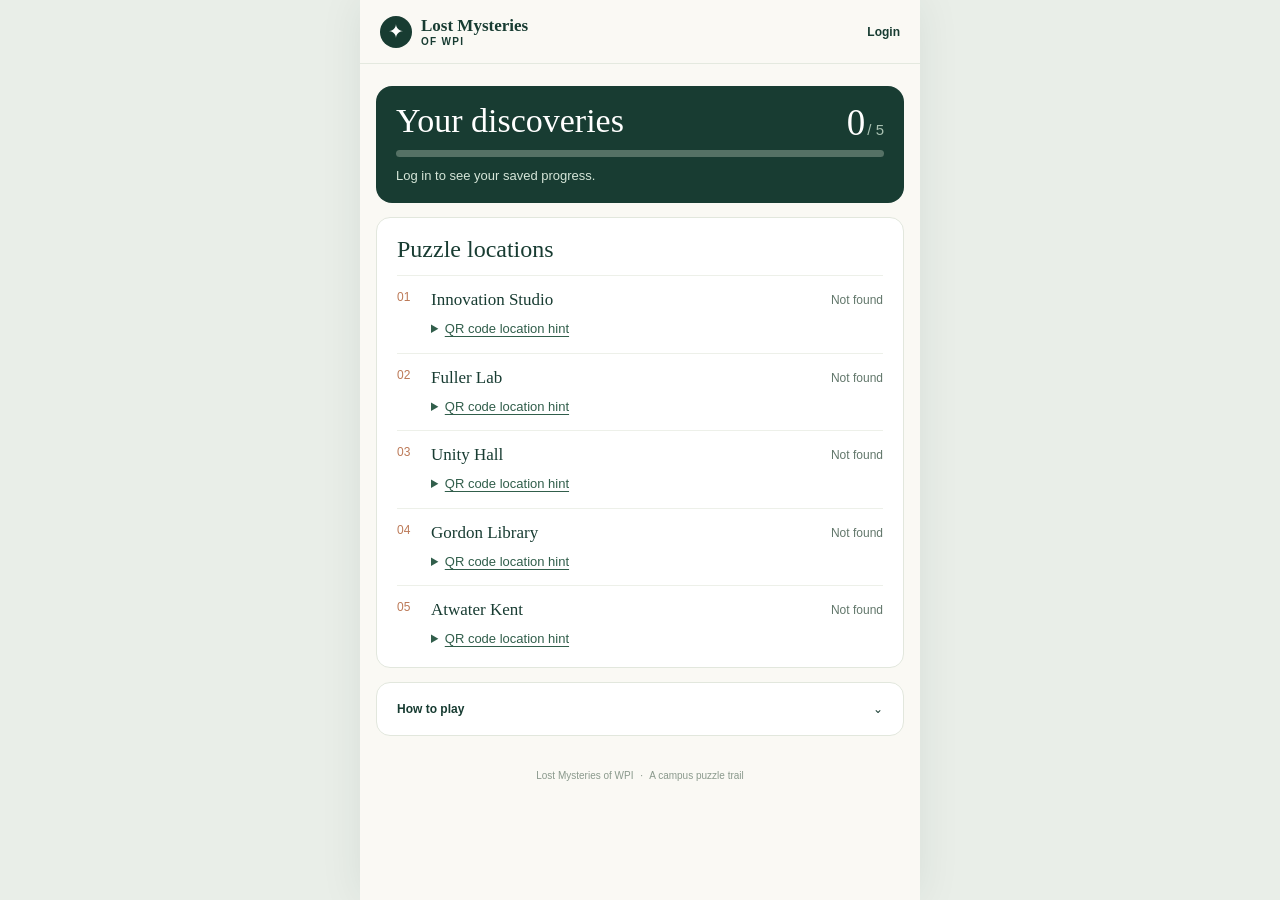
<file: index.html>
<!doctype html>
<html lang="en">

<head>
	<meta charset="utf-8">
	<meta name="viewport" content="width=device-width, initial-scale=1">
	<meta name="theme-color" content="#183c32">
	<meta name="description" content="Track your discoveries in the Lost Mysteries of WPI campus puzzle trail.">
	<title>Lost Mysteries of WPI</title>
	<link rel="stylesheet" href="styles.css?v=7">
</head>

<body>
	<a class="skip-link" href="#main">Skip to content</a>
	<div class="app-shell">
		<header class="site-header">
			<a class="brand" href="#main" aria-label="Lost Mysteries of WPI home">
				<span class="brand-symbol" aria-hidden="true">✦</span>
				<span>Lost Mysteries <small>of WPI</small></span>
			</a>
			<div class="account-actions">
				<a class="header-link" href="login.html" id="account-link">Login</a>
				<button class="header-link" type="button" id="logout-btn" hidden>Log Out</button>
			</div>
		</header>

		<main id="main">
			<section class="dashboard" aria-labelledby="dashboard-title">
				<div class="dashboard-heading">
					<h1 id="dashboard-title">Your discoveries</h1>
					<div class="progress-count" aria-live="polite"><strong id="progress-count">0</strong><span>/
							5</span></div>
				</div>
				<div class="progress-track" role="progressbar" aria-label="Places explored" aria-valuemin="0"
					aria-valuemax="5" aria-valuenow="0" id="progress-track">
					<div id="progress-fill"></div>
				</div>
				<p class="progress-message" id="progress-message" role="status">Log in to see your saved progress.</p>
			</section>

			<section class="locations" id="locations" aria-labelledby="locations-title">
				<h2 id="locations-title">Puzzle locations</h2>
				<div id="location-list" class="location-list"></div>
			</section>

			<details class="instructions" id="how-to-play">
				<summary>How to play <span aria-hidden="true">⌄</span></summary>
				<ol>
					<li>Explore campus to find the QR code for each puzzle.</li>
					<li>Solve each puzzle and enter your answer on the website.</li>
					<li>Once you've solved all five puzzles, use the clues to find Gompei’s secret hiding spot.</li>
				</ol>
			</details>
		</main>

		<footer>Lost Mysteries of WPI <span>·</span> A campus puzzle trail</footer>
	</div>

	<script>
		const SUPABASE_URL = 'https://iqmopypqjrpcxkwfvufh.supabase.co';
		const SUPABASE_PUBLISHABLE_KEY = 'sb_publishable_RFCOzAUH3LHKFFotX_1MIA_-uZ_pZpx';
		const accountLink = document.querySelector('#account-link');
		const logoutBtn = document.querySelector('#logout-btn');

		const locations = [
			{id: 'innovation', name: 'Innovation Studio'},
			{id: 'fuller', name: 'Fuller Lab'},
			{id: 'unity', name: 'Unity Hall'},
			{id: 'library', name: 'Gordon Library'},
			{id: 'ak', name: 'Atwater Kent'}
		];
		const list = document.querySelector('#location-list');
		const progressMessage = document.querySelector('#progress-message');

		function renderProgress(completedIds) {
			const completed = locations.filter(location => completedIds.includes(location.id));
			document.querySelector('#progress-count').textContent = completed.length;
			document.querySelector('#progress-fill').style.width = `${completed.length / locations.length * 100}%`;
			document.querySelector('#progress-track').setAttribute('aria-valuenow', completed.length);

			list.querySelectorAll('.location').forEach(row => {
				const found = completedIds.includes(row.dataset.locationId);
				row.querySelector('.location-status').textContent = found ? 'Found' : 'Not found';
				row.classList.toggle('is-found', found);
			});
		}

		function completedIdsFrom(responseData) {
			const data = responseData ?? {};
			const progress = data.progress?.completed_locations
				?? data.progress?.completedLocations
				?? data.progress?.completed_puzzles
				?? data.completed_locations
				?? data.completedLocations
				?? data.completed_puzzles
				?? data.progress;
			if (!Array.isArray(progress)) return null;
			return progress
				.filter(item => typeof item === 'string' || (item && item.completed !== false))
				.map(item => typeof item === 'string' ? item : item.location_id ?? item.puzzle_id ?? item.id);
		}

		// Load progress for the account represented by the current session.
		async function loadAccountProgress() {
			const token = sessionStorage.getItem('player_session');
			const username = sessionStorage.getItem('player_username');

			if (!token || !username) {
				accountLink.textContent = 'Login';
				logoutBtn.hidden = true;
				renderProgress([]);
				return;
			}
			accountLink.textContent = username;
			logoutBtn.hidden = false;
			progressMessage.textContent = 'Loading your progress...';

			try {
				const response = await fetch(`${SUPABASE_URL}/functions/v1/get-player-progress`, {
					method: 'POST',
					headers: {
						'Content-Type': 'application/json',
						'apikey': SUPABASE_PUBLISHABLE_KEY,
						'Authorization': `Bearer ${token}`
					},
					body: JSON.stringify({})
				});

				if (response.ok) {
					const data = await response.json();
					const completedIds = completedIdsFrom(data);
					if (completedIds === null) {
						progressMessage.textContent = 'Account progress is not available yet.';
					} else {
						renderProgress(completedIds);
						progressMessage.textContent = '';
					}
				} else {
					progressMessage.textContent = 'Unable to load your saved progress.';

					if (response.status === 401) {
						accountLink.textContent = 'Login';
						logoutBtn.hidden = true;
						progressMessage.textContent = 'Session expired. Log in to see your saved progress.';
						sessionStorage.removeItem('player_session');
						sessionStorage.removeItem('player_username');
					}
				}
			} catch (error) {
				console.error('Progress request failed:', error);
				progressMessage.textContent = 'Unable to load your saved progress.';
			}
		}

		locations.forEach((location, index) => {
			const row = document.createElement('article');
			row.className = 'location';
			row.dataset.locationId = location.id;
			row.innerHTML = `
				<span class="location-index">0${index + 1}</span>
				<div class="location-content">
					<h3>${location.name}</h3>
					<details class="qr-hint">
						<summary>QR code location hint</summary>
						<p>Check inside ${location.name} for the posted QR code.</p>
					</details>
				</div>
				<span class="location-status">Not found</span>
			`;
			list.append(row);
		});
		loadAccountProgress();

		// Log out and revoke the current session
		logoutBtn.addEventListener('click', async () => {
			const token = sessionStorage.getItem('player_session');

			if (!token) {
				sessionStorage.removeItem('player_username');
				window.location.href = 'login.html';
				return;
			}

			logoutBtn.disabled = true;
			logoutBtn.textContent = 'Logging out...';

			try {
				const response = await fetch(`${SUPABASE_URL}/functions/v1/logout-player`, {
					method: 'POST',
					headers: {
						'Content-Type': 'application/json',
						'apikey': SUPABASE_PUBLISHABLE_KEY,
						'Authorization': `Bearer ${token}`
					},
					body: JSON.stringify({})
				});

				if (!response.ok && response.status !== 401) {
					throw new Error(`Logout failed: ${response.status}`);
				}

				// Clear the local session after server-side logout
				sessionStorage.removeItem('player_session');
				sessionStorage.removeItem('player_username');

				window.location.href = 'login.html';

			} catch (error) {
				console.error('Logout request failed:', error);
				alert('Unable to log out. Please try again.');
			} finally {
				logoutBtn.disabled = false;
				logoutBtn.textContent = 'Log Out';
			}
		});

	</script>

</body>

</html>
</file>
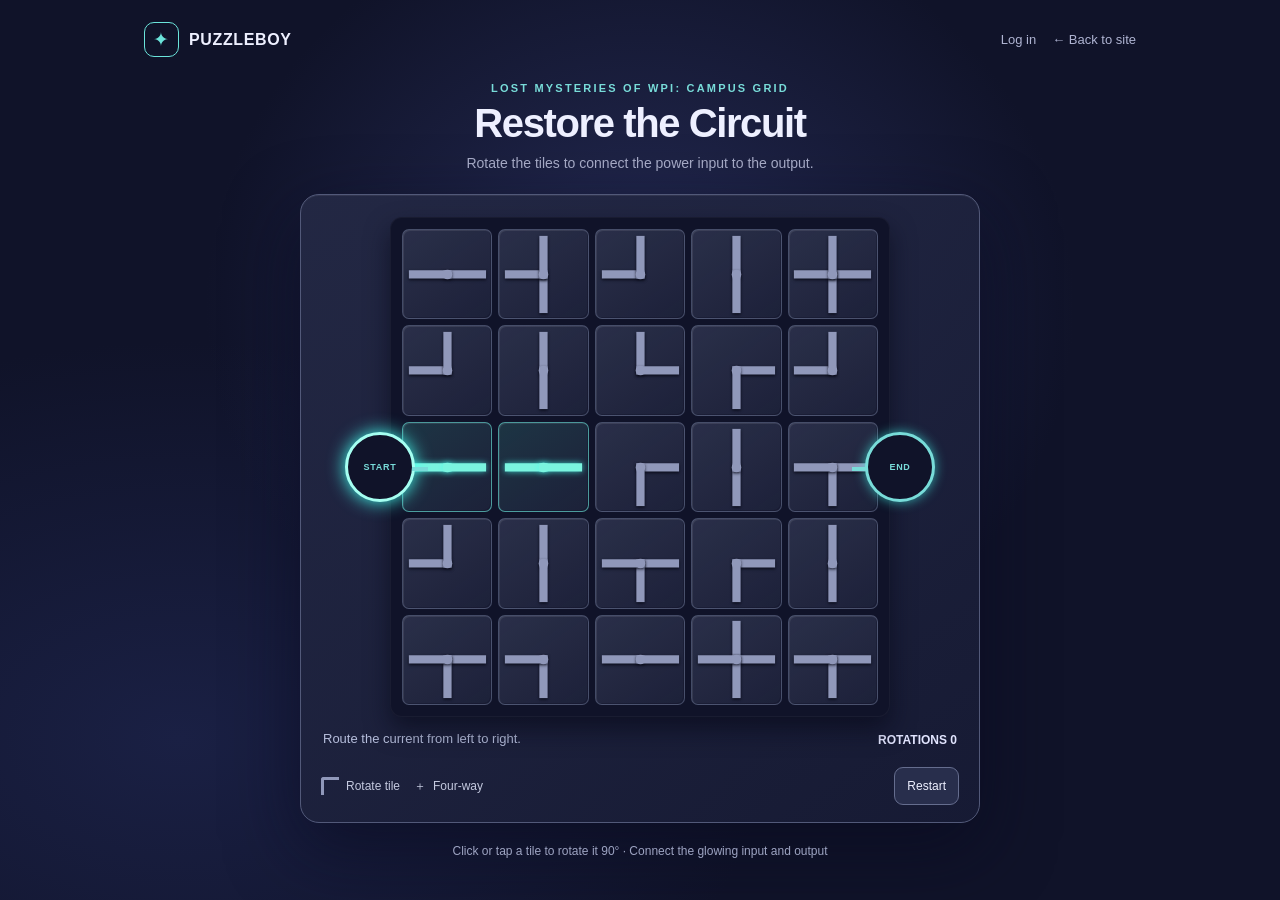
<file: circuits.html>
<!doctype html>
<html lang="en">

<head>
    <meta charset="utf-8" />
    <meta name="viewport" content="width=device-width, initial-scale=1" />
    <meta name="theme-color" content="#101329" />
    <meta name="description" content="Rotate circuit tiles to connect power from input to output." />
    <title>Circuits — Lost Mysteries of WPI</title>
    <link rel="stylesheet" href="circuits.css" />
</head>

<body class="circuits-page">
    <div class="page">
        <header class="topbar">
            <a class="brand" href="index.html"><span class="brand-mark"
                    aria-hidden="true">✦</span><span>PUZZLEBOY</span></a>
            <nav class="top-actions" aria-label="Puzzle navigation">
                <a class="top-link" id="login-link" href="login.html?next=circuits.html">Log in</a>
                <a class="top-link" href="index.html">← Back to site</a>
            </nav>
        </header>
        <main>
            <section class="intro" aria-labelledby="game-title">
                <p class="eyebrow">Lost Mysteries of WPI: Campus Grid</p>
                <h1 id="game-title">Restore the Circuit</h1>
                <p class="subtitle">
                    Rotate the tiles to connect the power input to the
                    output.
                </p>
            </section>
            <section class="game-panel" aria-label="Circuit puzzle">
                <div class="board-frame">
                    <div class="board" id="board" role="group" aria-label="5 by 5 circuit grid">
                        <span class="terminal input" id="input-terminal" aria-label="Power start">START</span>
                        <span class="terminal output" id="output-terminal" aria-label="Power end">END</span>
                    </div>
                </div>
                <div class="game-info">
                    <span id="status" class="status" aria-live="polite">Route the current from left to right.</span>
                    <span class="move-counter">ROTATIONS <span id="moves">0</span></span>
                </div>
                <div class="below-board">
                    <div class="legend" aria-label="Wire shapes">
                        <span class="legend-item"><span class="legend-wire" aria-hidden="true"></span>Rotate tile</span>
                        <span class="legend-item"><span aria-hidden="true">＋</span>Four-way</span>
                    </div>
                    <div class="actions">
                        <button class="action" id="restart" type="button">
                            Restart
                        </button>
                    </div>
                </div>
            </section>
            <p class="help">
                Click or tap a tile to rotate it 90° · Connect the glowing
                input and output
            </p>
        </main>
    </div>
    <script>
        (() => {
            const token = sessionStorage.getItem("player_session");
            const username = sessionStorage.getItem("player_username");
            if (token && username) {
                document.querySelector("#login-link").textContent = username;
            }

            const size = 5;
            const directions = {
                N: [0, -1],
                E: [1, 0],
                S: [0, 1],
                W: [-1, 0],
            };
            const opposite = { N: "S", E: "W", S: "N", W: "E" };
            const order = ["N", "E", "S", "W"];
            const baseConnections = {
                straight: ["N", "S"],
                L: ["N", "E"],
                T: ["N", "E", "S"],
                plus: ["N", "E", "S", "W"],
            };
            const solution = {
                "0,2": ["straight", 1],
                "1,2": ["straight", 1],
                "2,2": ["L", 3],
                "2,1": ["L", 1],
                "3,1": ["L", 2],
                "3,2": ["straight", 0],
                "3,3": ["L", 0],
                "4,3": ["straight", 1],
            };
            const board = document.querySelector("#board");
            const status = document.querySelector("#status");
            const moveCount = document.querySelector("#moves");
            const inputTerminal = document.querySelector("#input-terminal");
            const outputTerminal =
                document.querySelector("#output-terminal");
            let moves = 0;
            let won = false;
            let tiles = [];
            const key = (x, y) => `${x},${y}`;

            function rotateConnections(type, turns) {
                return baseConnections[type].map((direction) => {
                    let index = order.indexOf(direction);
                    return order[(index + turns) % 4];
                });
            }

            function makeInitialTiles() {
                const types = [
                    "straight",
                    "straight",
                    "L",
                    "L",
                    "T",
                    "T",
                    "plus",
                ];
                const result = [];
                for (let y = 0; y < size; y += 1) {
                    for (let x = 0; x < size; x += 1) {
                        const solutionTile = solution[key(x, y)];
                        if (solutionTile) {
                            const scrambled =
                                (solutionTile[1] +
                                    1 +
                                    ((x * 3 + y * 2) % 3)) %
                                4;
                            result.push({
                                x,
                                y,
                                type: solutionTile[0],
                                rotation: scrambled,
                                solutionRotation: solutionTile[1],
                            });
                        } else {
                            const type =
                                types[(x * 5 + y * 3) % types.length];
                            const rotation = (x + y * 2 + 1) % 4;
                            result.push({
                                x,
                                y,
                                type,
                                rotation,
                                solutionRotation: rotation,
                            });
                        }
                    }
                }
                // Keep at least one guaranteed tile off the solved state.
                if (
                    result.every(
                        (tile) => tile.rotation === tile.solutionRotation,
                    )
                ) {
                    result[0].rotation = (result[0].rotation + 1) % 4;
                }
                return result;
            }

            function reset() {
                moves = 0;
                won = false;
                tiles = makeInitialTiles();
                status.textContent =
                    "Route the current from left to right.";
                status.classList.remove("win");
                board.classList.remove("won");
                render();
            }

            function connections(tile) {
                return rotateConnections(tile.type, tile.rotation);
            }

            function tracePower() {
                const powered = new Set();
                const startKey = "0,2";
                const queue = [{ x: 0, y: 2, from: "W" }];
                while (queue.length) {
                    const current = queue.shift();
                    const tile = tiles.find(
                        (item) =>
                            item.x === current.x && item.y === current.y,
                    );
                    if (!tile) continue;
                    const tileKey = key(tile.x, tile.y);
                    if (powered.has(tileKey)) continue;

                    const tileConnections = connections(tile);
                    if (current.x === 0 && current.y === 2) {
                        if (
                            !tileConnections.includes("E") ||
                            !tileConnections.includes("W")
                        )
                            continue;
                    } else if (!tileConnections.includes(current.from)) {
                        continue;
                    }
                    powered.add(tileKey);

                    for (const direction of tileConnections) {
                        if (direction === current.from) continue;
                        const [dx, dy] = directions[direction];
                        const nx = tile.x + dx;
                        const ny = tile.y + dy;
                        if (nx < 0 || ny < 0 || nx >= size || ny >= size)
                            continue;
                        const neighbor = tiles.find(
                            (item) => item.x === nx && item.y === ny,
                        );
                        if (
                            neighbor &&
                            connections(neighbor).includes(
                                opposite[direction],
                            )
                        ) {
                            queue.push({
                                x: nx,
                                y: ny,
                                from: opposite[direction],
                            });
                        }
                    }
                }
                return powered;
            }

            function render() {
                board
                    .querySelectorAll(".tile")
                    .forEach((tile) => tile.remove());
                const powered = tracePower();
                const outputPowered = powered.has("4,3");
                inputTerminal.classList.toggle(
                    "powered",
                    powered.has("0,2"),
                );
                outputTerminal.classList.toggle("powered", outputPowered);

                for (let y = 0; y < size; y += 1) {
                    for (let x = 0; x < size; x += 1) {
                        const tileData = tiles.find(
                            (item) => item.x === x && item.y === y,
                        );
                        const tile = document.createElement("button");
                        tile.type = "button";
                        tile.className = "tile";
                        tile.style.gridColumn = String(x + 1);
                        tile.style.gridRow = String(y + 1);
                        tile.classList.toggle(
                            "powered",
                            powered.has(key(x, y)),
                        );
                        tile.setAttribute(
                            "aria-label",
                            `${tileData.type} wire at column ${x + 1}, row ${y + 1}. Click to rotate.`,
                        );

                        const svg = document.createElementNS(
                            "http://www.w3.org/2000/svg",
                            "svg",
                        );
                        svg.setAttribute("viewBox", "0 0 100 100");
                        svg.setAttribute("aria-hidden", "true");
                        const center = document.createElementNS(
                            "http://www.w3.org/2000/svg",
                            "circle",
                        );
                        center.setAttribute("cx", "50");
                        center.setAttribute("cy", "50");
                        center.setAttribute("r", "7");
                        center.setAttribute(
                            "fill",
                            powered.has(key(x, y)) ? "#7af4df" : "#9098ba",
                        );
                        for (const direction of connections(tileData)) {
                            const [dx, dy] = directions[direction];
                            const line = document.createElementNS(
                                "http://www.w3.org/2000/svg",
                                "line",
                            );
                            line.setAttribute("class", "wire");
                            line.setAttribute("x1", "50");
                            line.setAttribute("y1", "50");
                            line.setAttribute("x2", String(50 + dx * 50));
                            line.setAttribute("y2", String(50 + dy * 50));
                            svg.append(line);
                        }
                        svg.append(center);
                        tile.append(svg);
                        tile.addEventListener("click", () => {
                            if (won) return;
                            tileData.rotation = (tileData.rotation + 1) % 4;
                            moves += 1;
                            moveCount.textContent = String(moves);
                            won = checkWin();
                            if (won) {
                                status.textContent = `Circuit restored in ${moves} rotations!`;
                                status.classList.add("win");
                                board.classList.add("won");
                            } else {
                                status.textContent =
                                    "Keep routing the current.";
                                status.classList.remove("win");
                            }
                            render();
                        });
                        board.append(tile);
                    }
                }
            }

            function checkWin() {
                const start = tiles.find(
                    (tile) => tile.x === 0 && tile.y === 2,
                );
                if (
                    !start ||
                    !connections(start).includes("E") ||
                    !connections(start).includes("W")
                )
                    return false;
                const output = tiles.find(
                    (tile) => tile.x === 4 && tile.y === 3,
                );
                if (!output || !connections(output).includes("W"))
                    return false;
                const powered = tracePower();
                return powered.has("4,3");
            }

            document
                .querySelector("#restart")
                .addEventListener("click", reset);
            reset();
        })();
    </script>
</body>

</html>
</file>
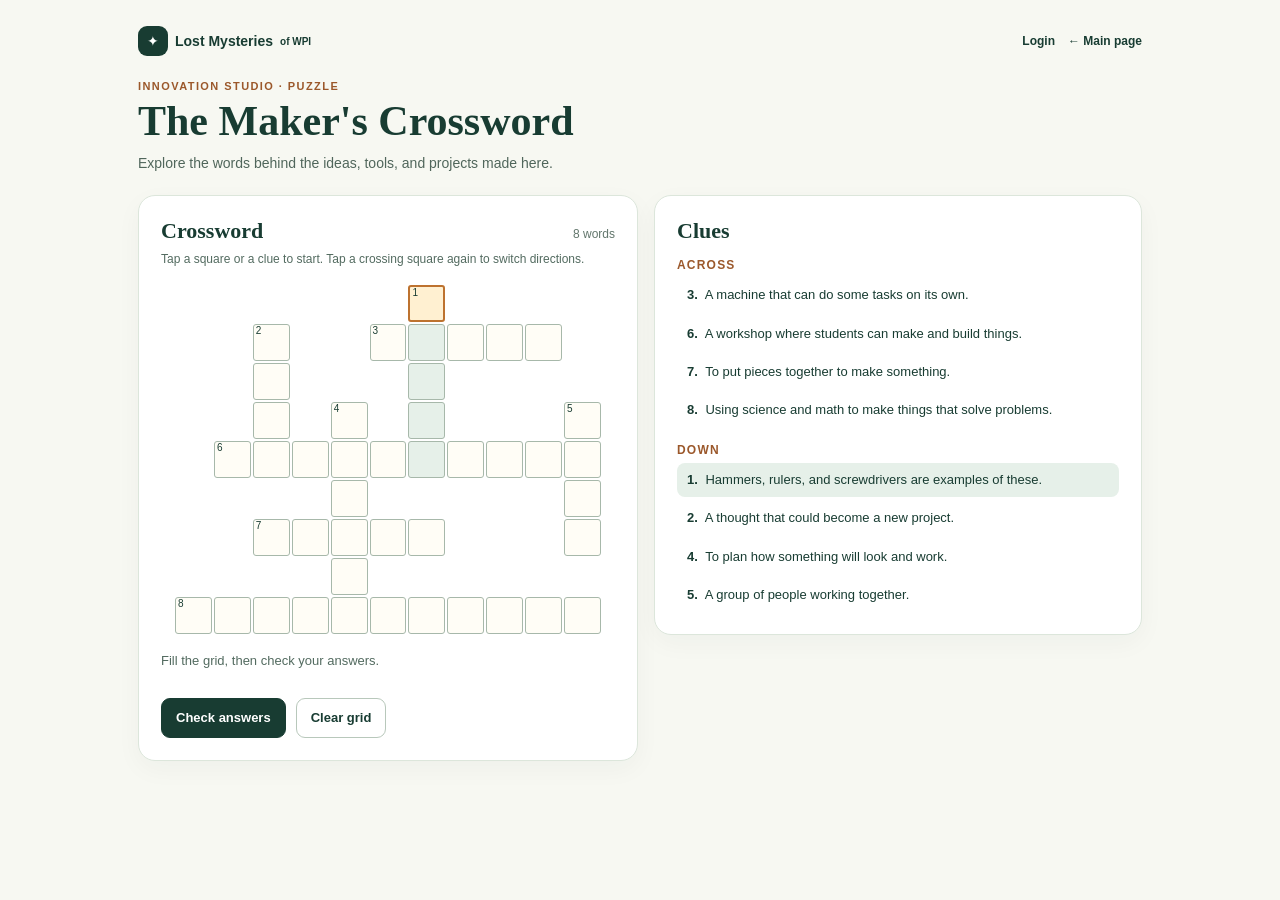
<file: innovation.html>
<!doctype html>
<html lang="en">

<head>
    <meta charset="utf-8">
    <meta name="viewport" content="width=device-width, initial-scale=1">
    <meta name="theme-color" content="#183c32">
    <meta name="description" content="Solve the Innovation Studio crossword in Lost Mysteries of WPI.">
    <title>Innovation Studio Crossword — Lost Mysteries of WPI</title>
    <link rel="stylesheet" href="innovation.css">
</head>

<body>
    <a class="skip-link" href="#puzzle">Skip to crossword</a>
    <div class="page">
        <header class="topbar">
            <a class="brand" href="index.html"><span class="brand-mark" aria-hidden="true">✦</span>Lost Mysteries
                <small>of WPI</small></a>
            <nav class="top-actions" aria-label="Puzzle navigation">
                <a id="login-link" href="login.html?next=innovation.html">Login</a>
                <a href="index.html">← Main page</a>
            </nav>
        </header>

        <main id="puzzle">
            <div class="intro">
                <p class="eyebrow">Innovation Studio · Puzzle</p>
                <h1>The Maker's Crossword</h1>
                <p>Explore the words behind the ideas, tools, and projects made here.</p>
            </div>

            <div class="puzzle-layout">
                <section class="board-panel" aria-labelledby="board-title">
                    <div class="panel-heading">
                        <h2 id="board-title">Crossword</h2>
                        <span>8 words</span>
                    </div>
                    <p class="board-help">Tap a square or a clue to start. Tap a crossing square again to switch
                        directions.</p>
                    <div id="board" class="board" aria-label="Innovation Studio crossword grid"></div>
                    <p id="status" class="status" role="status" aria-live="polite">Fill the grid, then check your
                        answers.</p>
                    <div class="buttons">
                        <button id="check-button" class="primary-button" type="button">Check answers</button>
                        <button id="clear-button" class="secondary-button" type="button">Clear grid</button>
                    </div>
                </section>

                <section class="clue-panel" aria-labelledby="clues-title">
                    <h2 id="clues-title">Clues</h2>
                    <div class="clue-columns">
                        <div>
                            <h3>Across</h3>
                            <ol id="across-clues" class="clue-list"></ol>
                        </div>
                        <div>
                            <h3>Down</h3>
                            <ol id="down-clues" class="clue-list"></ol>
                        </div>
                    </div>
                </section>
            </div>
        </main>
    </div>

    <script>
        (() => {
            const SUPABASE_URL = 'https://iqmopypqjrpcxkwfvufh.supabase.co';
            const SUPABASE_PUBLISHABLE_KEY = 'sb_publishable_RFCOzAUH3LHKFFotX_1MIA_-uZ_pZpx';
            const username = sessionStorage.getItem('player_username');
            if (sessionStorage.getItem('player_session') && username) {
                document.querySelector('#login-link').textContent = username;
            }

            // Coordinates are zero-based; every answer crosses at least one other answer.
            const entries = [
                { answer: 'TOOLS', row: 0, col: 6, direction: 'down', clue: 'Hammers, rulers, and screwdrivers are examples of these.' },
                { answer: 'IDEA', row: 1, col: 2, direction: 'down', clue: 'A thought that could become a new project.' },
                { answer: 'ROBOT', row: 1, col: 5, direction: 'across', clue: 'A machine that can do some tasks on its own.' },
                { answer: 'DESIGN', row: 3, col: 4, direction: 'down', clue: 'To plan how something will look and work.' },
                { answer: 'TEAM', row: 3, col: 10, direction: 'down', clue: 'A group of people working together.' },
                { answer: 'MAKERSPACE', row: 4, col: 1, direction: 'across', clue: 'A workshop where students can make and build things.' },
                { answer: 'BUILD', row: 6, col: 2, direction: 'across', clue: 'To put pieces together to make something.' },
                { answer: 'ENGINEERING', row: 8, col: 0, direction: 'across', clue: 'Using science and math to make things that solve problems.' }
            ];
            const width = 11;
            const height = 9;
            const cells = new Map();
            const board = document.querySelector('#board');
            const status = document.querySelector('#status');
            const storageKey = 'innovation_crossword_draft_v2';
            const key = (row, col) => `${row},${col}`;
            let selectedEntry = null;
            let selectedCell = null;

            entries.forEach(entry => {
                entry.keys = [];
                for (let index = 0; index < entry.answer.length; index++) {
                    const row = entry.row + (entry.direction === 'down' ? index : 0);
                    const col = entry.col + (entry.direction === 'across' ? index : 0);
                    const cellKey = key(row, col);
                    const letter = entry.answer[index];
                    const cell = cells.get(cellKey) || { row, col, answer: letter, entries: [] };
                    if (cell.answer !== letter) throw new Error('Crossword answers disagree at an intersection.');
                    cell.entries.push(entry);
                    cells.set(cellKey, cell);
                    entry.keys.push(cellKey);
                }
            });

            const starts = [...new Set(entries.map(entry => key(entry.row, entry.col)))].sort((a, b) => {
                const [ar, ac] = a.split(',').map(Number);
                const [br, bc] = b.split(',').map(Number);
                return ar - br || ac - bc;
            });
            starts.forEach((cellKey, index) => { cells.get(cellKey).number = index + 1; });
            entries.forEach(entry => { entry.number = cells.get(key(entry.row, entry.col)).number; });

            let saved = {};
            try { saved = JSON.parse(localStorage.getItem(storageKey) || '{}') || {}; } catch { saved = {}; }
            board.style.setProperty('--columns', width);
            for (let row = 0; row < height; row++) {
                for (let col = 0; col < width; col++) {
                    const cellKey = key(row, col);
                    const cell = cells.get(cellKey);
                    if (!cell) {
                        const space = document.createElement('div');
                        space.className = 'empty-square';
                        space.setAttribute('aria-hidden', 'true');
                        board.append(space);
                        continue;
                    }
                    const square = document.createElement('div');
                    square.className = 'square';
                    if (cell.number) {
                        const number = document.createElement('span');
                        number.className = 'square-number';
                        number.textContent = cell.number;
                        square.append(number);
                    }
                    const input = document.createElement('input');
                    input.type = 'text';
                    input.inputMode = 'text';
                    input.autocomplete = 'off';
                    input.autocapitalize = 'characters';
                    input.spellcheck = false;
                    input.maxLength = 1;
                    input.value = /^[A-Z]$/.test(saved[cellKey]) ? saved[cellKey] : '';
                    input.setAttribute('aria-label', `Row ${row + 1}, column ${col + 1}${cell.number ? `, clue ${cell.number}` : ''}`);
                    input.addEventListener('click', () => { selectCell(cellKey, true); input.select(); });
                    input.addEventListener('focus', () => {
                        if (selectedCell !== cellKey) selectCell(cellKey, false);
                        input.select();
                    });
                    input.addEventListener('input', () => enterLetter(cellKey));
                    input.addEventListener('keydown', event => handleKey(event, cellKey));
                    square.append(input);
                    board.append(square);
                    cell.input = input;
                    cell.square = square;
                }
            }

            for (const direction of ['across', 'down']) {
                const list = document.querySelector(`#${direction}-clues`);
                entries.filter(entry => entry.direction === direction).sort((a, b) => a.number - b.number).forEach(entry => {
                    const item = document.createElement('li');
                    const button = document.createElement('button');
                    button.type = 'button';
                    button.className = 'clue-button';
                    button.innerHTML = `<strong>${entry.number}.</strong> `;
                    button.append(document.createTextNode(entry.clue));
                    button.addEventListener('click', () => {
                        const firstEmpty = entry.keys.find(cellKey => !cells.get(cellKey).input.value);
                        selectCell(firstEmpty || entry.keys[0], false, entry);
                        cells.get(selectedCell).input.focus();
                    });
                    item.append(button);
                    list.append(item);
                    entry.button = button;
                });
            }

            function selectCell(cellKey, toggle, forcedEntry) {
                const cell = cells.get(cellKey);
                if (!cell) return;
                if (forcedEntry) selectedEntry = forcedEntry;
                else if (toggle && selectedCell === cellKey && cell.entries.length > 1) {
                    selectedEntry = cell.entries.find(entry => entry !== selectedEntry);
                } else if (!selectedEntry || !cell.entries.includes(selectedEntry)) {
                    selectedEntry = cell.entries.find(entry => entry.direction === 'across') || cell.entries[0];
                }
                selectedCell = cellKey;
                cells.forEach((value, currentKey) => {
                    value.square.classList.toggle('in-word', selectedEntry.keys.includes(currentKey));
                    value.square.classList.toggle('current', currentKey === cellKey);
                });
                entries.forEach(entry => entry.button.classList.toggle('selected', entry === selectedEntry));
            }

            function saveDraft() {
                const draft = {};
                cells.forEach((cell, cellKey) => { if (cell.input.value) draft[cellKey] = cell.input.value; });
                try { localStorage.setItem(storageKey, JSON.stringify(draft)); } catch { /* Storage may be unavailable. */ }
            }

            function enterLetter(cellKey) {
                const cell = cells.get(cellKey);
                const letter = cell.input.value.replace(/[^a-z]/gi, '').slice(-1).toUpperCase();
                cell.input.value = letter;
                cell.square.classList.remove('incorrect');
                status.textContent = 'Fill the grid, then check your answers.';
                status.classList.remove('success');
                saveDraft();
                if (!letter) return;
                selectCell(cellKey, false);
                const next = selectedEntry.keys[selectedEntry.keys.indexOf(cellKey) + 1];
                if (next) {
                    selectCell(next, false);
                    cells.get(next).input.focus();
                }
            }

            function handleKey(event, cellKey) {
                if (/^[a-z]$/i.test(event.key)) {
                    event.preventDefault();
                    cells.get(cellKey).input.value = event.key.toUpperCase();
                    enterLetter(cellKey);
                    return;
                }
                if (event.key === 'Backspace' && !cells.get(cellKey).input.value) {
                    const previous = selectedEntry.keys[selectedEntry.keys.indexOf(cellKey) - 1];
                    if (previous) {
                        event.preventDefault();
                        selectCell(previous, false);
                        cells.get(previous).input.focus();
                        cells.get(previous).input.value = '';
                        saveDraft();
                    }
                }
                const moves = { ArrowLeft: [0, -1, 'across'], ArrowRight: [0, 1, 'across'], ArrowUp: [-1, 0, 'down'], ArrowDown: [1, 0, 'down'] };
                const move = moves[event.key];
                if (move) {
                    event.preventDefault();
                    const cell = cells.get(cellKey);
                    const next = key(cell.row + move[0], cell.col + move[1]);
                    if (cells.has(next)) {
                        const entry = cells.get(next).entries.find(item => item.direction === move[2]);
                        selectCell(next, false, entry);
                        cells.get(next).input.focus();
                    }
                }
            }


            // Save the completed crossword to the player's account
            let progressSavePending = false;

            async function saveInnovationProgress() {
                if (progressSavePending) return;

                const token = sessionStorage.getItem('player_session');

                if (!token) {
                    status.textContent = 'Crossword complete! Please log in to save your progress.';
                    return;
                }

                // Collect the player's actual answers
                const answers = entries.map(entry =>
                    entry.keys.map(cellKey =>
                        cells.get(cellKey).input.value
                    ).join('')
                );

                progressSavePending = true;
                status.textContent = 'Crossword complete! Saving progress...';

                try {
                    const response = await fetch(
                        `${SUPABASE_URL}/functions/v1/complete-puzzle`,
                        {
                            method: 'POST',
                            headers: {
                                'Content-Type': 'application/json',
                                'apikey': SUPABASE_PUBLISHABLE_KEY,
                                'Authorization': `Bearer ${token}`
                            },
                            body: JSON.stringify({
                                puzzle_id: 'innovation',
                                answers: answers
                            })
                        }
                    );

                    if (response.status === 401) {
                        sessionStorage.removeItem('player_session');
                        sessionStorage.removeItem('player_username');
                        document.querySelector('#login-link').textContent = 'Log in';

                        status.textContent = 'Session expired. Please log in and check your answers again.';
                        return;
                    }

                    if (!response.ok) {
                        throw new Error(`Progress save failed: ${response.status}`);
                    }

                    status.textContent = 'Crossword complete! Progress saved to your account.';
                    status.classList.add('success');

                } catch (error) {
                    console.error('Unable to save progress:', error);
                    status.textContent = 'Crossword complete, but progress could not be saved. Please try Check Answers again.';
                } finally {
                    progressSavePending = false;
                }
            }

            document.querySelector('#check-button').addEventListener('click', () => {
                let correctWords = 0;
                entries.forEach(entry => {
                    if (entry.keys.every((cellKey, index) => cells.get(cellKey).input.value === entry.answer[index])) correctWords++;
                });
                cells.forEach(cell => cell.square.classList.toggle('incorrect', Boolean(cell.input.value && cell.input.value !== cell.answer)));
                if (correctWords === entries.length) {
                    status.textContent = 'Crossword complete! You solved every clue.';
                    status.classList.add('success');
                    saveInnovationProgress();
                } else {
                    status.textContent = `${correctWords} of ${entries.length} words correct. Check the highlighted squares and keep going.`;
                    status.classList.remove('success');
                }
            });

            document.querySelector('#clear-button').addEventListener('click', () => {
                cells.forEach(cell => {
                    cell.input.value = '';
                    cell.square.classList.remove('incorrect');
                });
                status.textContent = 'Grid cleared. Choose a clue to begin again.';
                status.classList.remove('success');
                saveDraft();
                selectCell(entries[0].keys[0], false, entries[0]);
            });

            selectCell(entries[0].keys[0], false, entries[0]);
        })();
    </script>
</body>

</html>
</file>
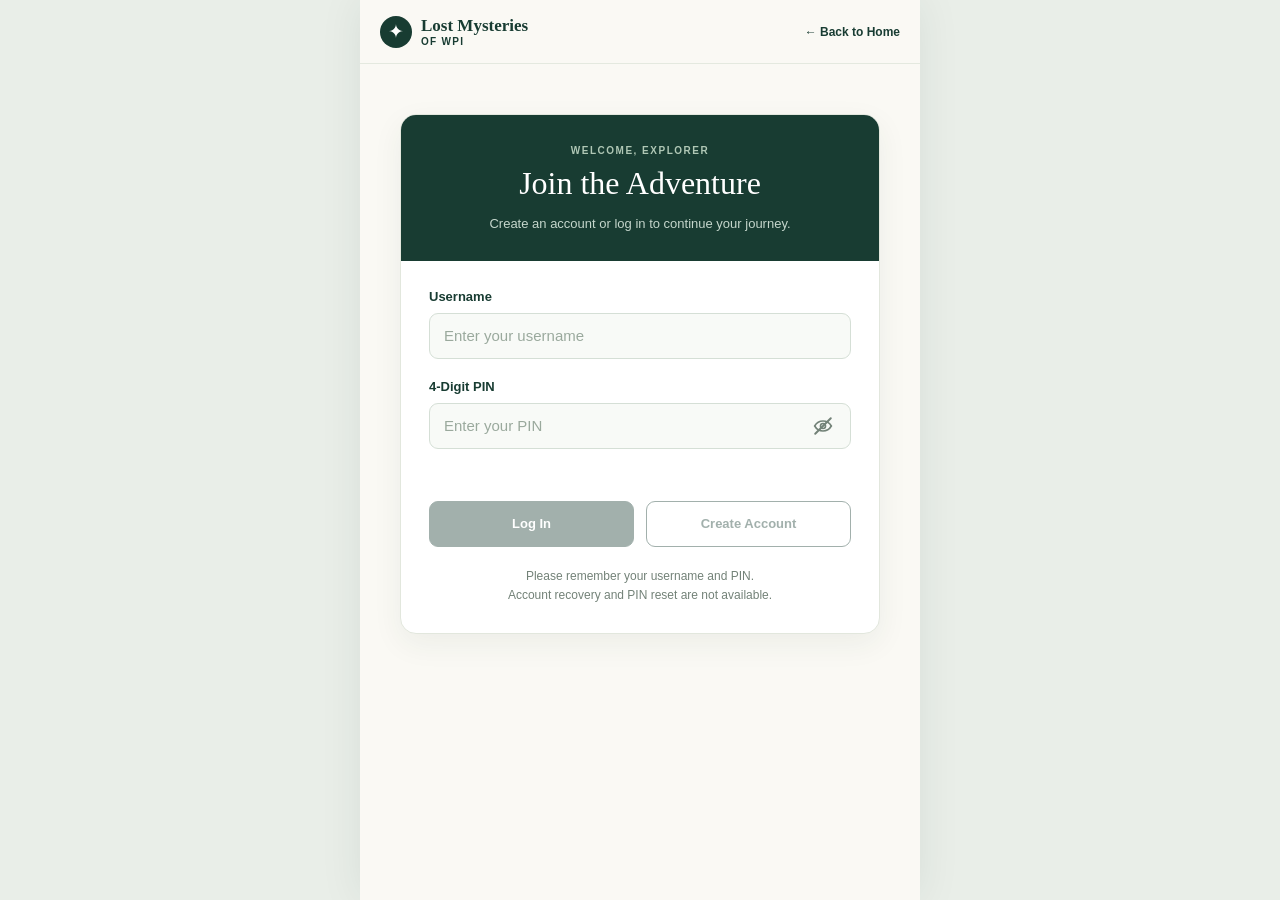
<file: login.html>
<!doctype html>
<html lang="en">

<head>
    <meta charset="UTF-8">
    <meta name="viewport" content="width=device-width, initial-scale=1.0">
    <title>Login | Lost Mysteries of WPI</title>
    <link rel="stylesheet" href="styles.css">
</head>

<body>
    <div class="app-shell">

        <!-- Website Header -->
        <header class="site-header">
            <a class="brand" href="index.html">
                <span class="brand-symbol">✦</span>
                <span>Lost Mysteries <small>of WPI</small></span>
            </a>
            <a class="header-link" href="index.html">← Back to Home</a>
        </header>

        <!-- Main Login Page -->
        <main>
            <section class="login-card">
                <div class="login-header">
                    <p class="eyebrow">WELCOME, EXPLORER</p>
                    <h1>Join the Adventure</h1>
                    <p>Create an account or log in to continue your journey.</p>
                </div>

                <!-- Login and Registration Form -->
                <form id="login-form">
                    <div class="form-group">
                        <label for="username">Username</label>
                        <input type="text" id="username" name="username" placeholder="Enter your username"
                            maxlength="30" autocomplete="username" required>
                    </div>

                    <div class="form-group">
                        <label for="pin">4-Digit PIN</label>

                        <div class="pin-field">
                            <input type="password" id="pin" name="pin" placeholder="Enter your PIN" inputmode="numeric"
                                pattern="[0-9]{4}" maxlength="4" required>

                            <button type="button" id="toggle-pin" aria-label="Show PIN" aria-controls="pin"
                                aria-pressed="false">
                                <svg viewBox="0 0 24 24" width="20" height="20" fill="none" stroke="currentColor"
                                    stroke-width="2" aria-hidden="true">
                                    <path d="M2 12s3.5-6 10-6 10 6 10 6-3.5 6-10 6S2 12 2 12Z" />
                                    <circle cx="12" cy="12" r="3" />
                                </svg>
                            </button>
                        </div>

                    </div>

                    <p id="login-message" role="status"></p>

                    <div class="login-actions">
                        <button type="button" id="login-btn" disabled>Log In</button>
                        <button type="button" id="register-btn" disabled>Create Account</button>
                    </div>

                    <p class="account-reminder">
                        Please remember your username and PIN.<br>
                        Account recovery and PIN reset are not available.
                    </p>
                </form>
            </section>
        </main>
    </div>

    <script>
        // Supabase API configuration
        const SUPABASE_URL = 'https://iqmopypqjrpcxkwfvufh.supabase.co';
        const SUPABASE_PUBLISHABLE_KEY = 'sb_publishable_RFCOzAUH3LHKFFotX_1MIA_-uZ_pZpx';
        const requestedReturnPage = new URLSearchParams(window.location.search).get('next');
        const returnPage = ['circuits.html', 'puzzleboy.html', 'innovation.html'].includes(requestedReturnPage)
            ? requestedReturnPage
            : 'index.html';
        
        const usernameInput = document.querySelector('#username');
        const pinInput = document.querySelector('#pin');
        const togglePinBtn = document.querySelector('#toggle-pin');

        togglePinBtn.addEventListener('click', () => {
            const isHidden = pinInput.type === 'password';

            pinInput.type = isHidden ? 'text' : 'password';

            togglePinBtn.setAttribute(
                'aria-label',
                isHidden ? 'Hide PIN' : 'Show PIN'
            );

            togglePinBtn.setAttribute(
                'aria-pressed',
                String(isHidden)
            );
        });

        const loginBtn = document.querySelector('#login-btn');
        const registerBtn = document.querySelector('#register-btn');
        const loginMessage = document.querySelector('#login-message');

        // Validate username and PIN before enabling buttons
        function validateInputs() {
            const username = usernameInput.value.trim();
            const pin = pinInput.value;

            const validUsername = username.length >= 3 && username.length <= 30;
            const validPin = /^[0-9]{4}$/.test(pin);

            loginBtn.disabled = !(validUsername && validPin);
            registerBtn.disabled = !(validUsername && validPin);
        }

        usernameInput.addEventListener('input', () => {
            loginMessage.textContent = '';
            validateInputs();
        });

        pinInput.addEventListener('input', () => {
            pinInput.value = pinInput.value.replace(/\D/g, '').slice(0, 4);
            loginMessage.textContent = '';
            validateInputs();
        });

        // Log in through Supabase Edge Function
        loginBtn.addEventListener('click', async (event) => {
            event.preventDefault();

            const username = usernameInput.value.trim();
            const pin = pinInput.value;

            loginBtn.disabled = true;
            loginMessage.textContent = 'Logging in...';

            try {
                const response = await fetch(`${SUPABASE_URL}/functions/v1/login-player`, {
                    method: 'POST',
                    headers: {
                        'Content-Type': 'application/json',
                        'apikey': SUPABASE_PUBLISHABLE_KEY
                    },
                    body: JSON.stringify({ username, pin })
                });

                const data = await response.json();

                if (!response.ok) {
                    loginMessage.textContent = data.error || 'Login failed.';
                    return;
                }

                // Temporarily keep the session in this browser tab
                sessionStorage.setItem('player_session', data.session.token);
                sessionStorage.setItem('player_username', data.player.username);

                window.location.href = returnPage;

            } catch (error) {
                console.error('Login request failed:', error);
                loginMessage.textContent = 'Unable to connect to the server.';
            } finally {
                validateInputs();
            }
        });

        // Register a new player through Supabase
        registerBtn.addEventListener('click', async (event) => {
            event.preventDefault();

            const username = usernameInput.value.trim();
            const pin = pinInput.value;

            registerBtn.disabled = true;
            loginMessage.textContent = 'Creating account...';

            try {
                const response = await fetch(`${SUPABASE_URL}/functions/v1/register-player`, {
                    method: 'POST',
                    headers: {
                        'Content-Type': 'application/json',
                        'apikey': SUPABASE_PUBLISHABLE_KEY
                    },
                    body: JSON.stringify({ username, pin })
                });

                const data = await response.json();

                if (!response.ok) {
                    loginMessage.textContent = data.error || 'Registration failed.';
                    return;
                }

                loginMessage.textContent = 'Account created successfully! Please log in.';

            } catch (error) {
                console.error('Registration request failed:', error);
                loginMessage.textContent = 'Unable to connect to the server.';
            } finally {
                validateInputs();
            }
        });

        document.querySelector('#login-form').addEventListener('submit', (event) => {
            event.preventDefault();
        });
    </script>

</body>

</html>
</file>
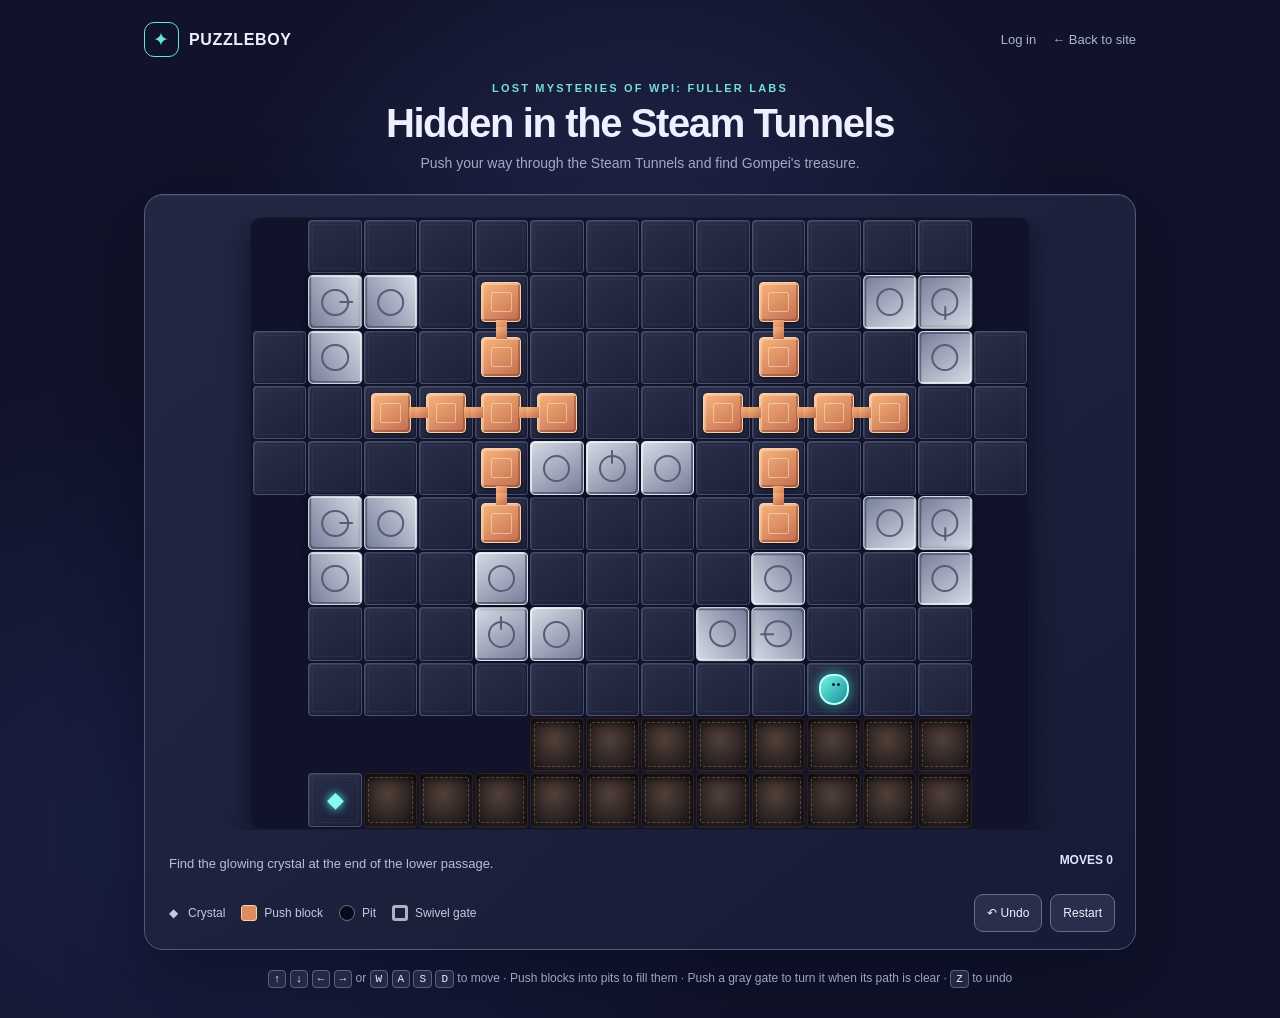
<file: puzzleboy.html>
<!doctype html>
<html lang="en">

<head>
    <meta charset="utf-8" />
    <meta name="viewport" content="width=device-width, initial-scale=1" />
    <meta name="theme-color" content="#101329" />
    <meta name="description"
        content="A small tile-based puzzle game. Push blocks, turn the swivel gate, and find the crystal." />
    <title>Puzzleboy — The Sunken Atrium</title>
    <link rel="stylesheet" href="puzzleboy.css" />
</head>

<body class="puzzleboy-page">
    <div class="page">
        <header class="topbar">
            <a class="brand" href="index.html"><span class="brand-mark"
                    aria-hidden="true">✦</span><span>PUZZLEBOY</span></a>
            <nav class="top-actions" aria-label="Puzzle navigation">
                <a class="top-link" id="login-link" href="login.html?next=puzzleboy.html">Log in</a>
                <a class="top-link" href="index.html">← Back to site</a>
            </nav>
        </header>
        <main>
            <section class="intro" aria-labelledby="game-title">
                <p class="eyebrow">Lost Mysteries of WPI: Fuller Labs</p>
                <h1 id="game-title">Hidden in the Steam Tunnels</h1>
                <p class="subtitle">
                    Push your way through the Steam Tunnels and find
                    Gompei's treasure.
                </p>
            </section>
            <section class="game-panel" aria-label="Puzzle game">
                <div class="board-frame">
                    <div class="board" id="board" role="img"
                        aria-label="Tile puzzle board. Use the arrow keys or WASD to move."></div>
                </div>
                <div class="game-info">
                    <span id="status" class="status" aria-live="polite">Find the glowing crystal at the end of the lower
                        passage.</span><span class="move-counter">MOVES <span id="moves">0</span></span>
                </div>
                <div class="below-board">
                    <div class="legend" aria-label="Game pieces">
                        <span class="legend-item"><span class="legend-icon" aria-hidden="true">◆</span>Crystal</span>
                        <span class="legend-item"><span class="legend-icon crate-swatch" aria-hidden="true"></span>Push
                            block</span>
                        <span class="legend-item"><span class="legend-icon pit-swatch"
                                aria-hidden="true"></span>Pit</span>
                        <span class="legend-item"><span class="legend-icon gate-swatch" aria-hidden="true"></span>Swivel
                            gate</span>
                    </div>
                    <div class="actions">
                        <button class="action" id="undo" type="button" aria-label="Undo last move">
                            ↶ Undo
                        </button>
                        <button class="action" id="restart" type="button">
                            Restart
                        </button>
                    </div>
                </div>
                <div class="mobile-controls dpad" aria-label="Touch movement controls">
                    <button class="up" type="button" data-move="0,-1" aria-label="Move up">
                        ↑
                    </button>
                    <button class="left" type="button" data-move="-1,0" aria-label="Move left">
                        ←
                    </button>
                    <button class="down" type="button" data-move="0,1" aria-label="Move down">
                        ↓
                    </button>
                    <button class="right" type="button" data-move="1,0" aria-label="Move right">
                        →
                    </button>
                </div>
            </section>
            <p class="help">
                <kbd>↑</kbd> <kbd>↓</kbd> <kbd>←</kbd> <kbd>→</kbd> or
                <kbd>W</kbd> <kbd>A</kbd> <kbd>S</kbd> <kbd>D</kbd> to move
                · Push blocks into pits to fill them · Push a gray gate to
                turn it when its path is clear · <kbd>Z</kbd> to undo
            </p>
        </main>
    </div>
    <script>
        (() => {
            const token = sessionStorage.getItem("player_session");
            const username = sessionStorage.getItem("player_username");
            if (token && username) {
                document.querySelector("#login-link").textContent = username;
            }

            const width = 14;
            const height = 11;
            const floor = new Set();
            const addRoom = (x1, y1, x2, y2) => {
                for (let y = y1; y <= y2; y += 1) {
                    for (let x = x1; x <= x2; x += 1)
                        floor.add(`${x},${y}`);
                }
            };

            addRoom(1, 0, 12, 1);
            addRoom(0, 2, 13, 4);
            addRoom(1, 5, 12, 8);
            addRoom(1, 10, 12, 10);
            addRoom(5, 9, 12, 9);

            const initial = {
                player: { x: 10, y: 8 },
                goal: { x: 1, y: 10 },
                crateGroups: [
                    ["4,1", "4,2"],
                    ["2,3", "3,3", "4,3", "5,3"],
                    ["4,4", "4,5"],
                    ["8,3", "9,3", "10,3", "11,3"],
                    ["9,1", "9,2"],
                    ["9,4", "9,5"],
                ],
                pits: [
                    "5,9",
                    "6,9",
                    "7,9",
                    "8,9",
                    "9,9",
                    "10,9",
                    "11,9",
                    "12,9",
                    "2,10",
                    "3,10",
                    "4,10",
                    "5,10",
                    "6,10",
                    "7,10",
                    "8,10",
                    "9,10",
                    "10,10",
                    "11,10",
                    "12,10",
                ],
                filledPits: [],
                gates: [
                    { x: 1, y: 1, shape: "L", orientation: 45 },
                    { x: 12, y: 1, shape: "L", orientation: 90 },
                    { x: 6, y: 4, shape: "dash", orientation: 0 },
                    { x: 1, y: 5, shape: "L", orientation: 45 },
                    { x: 12, y: 5, shape: "L", orientation: 90 },
                    { x: 4, y: 7, shape: "L", orientation: 0 },
                    { x: 9, y: 7, shape: "L", orientation: 135 },
                ],
                moves: 0,
                won: false,
            };
            let state = copyState(initial);
            const history = [];
            const board = document.querySelector("#board");
            const status = document.querySelector("#status");
            const moveCount = document.querySelector("#moves");
            const key = (x, y) => `${x},${y}`;
            const point = (value) => value.split(",").map(Number);
            const inside = (x, y) => floor.has(key(x, y));
            const cratePositions = (state) => state.crateGroups.flat();
            const rotateOffset = ([x, y], direction) =>
                direction > 0 ? [-y, x] : [y, -x];
            const gateOffsets = (gate) => {
                const offsets =
                    gate.shape === "single"
                        ? [[0, 0]]
                        : gate.shape === "plus"
                            ? [
                                [0, 0],
                                [0, -1],
                                [1, 0],
                                [0, 1],
                                [-1, 0],
                            ]
                            : gate.shape === "dash"
                                ? [
                                    [-1, 0],
                                    [0, 0],
                                    [1, 0],
                                ]
                                : [
                                    [0, 0],
                                    [0, -1],
                                    [1, 0],
                                ];
                return offsets.map((offset) => {
                    let rotated = offset;
                    for (let turn = 0; turn < gate.orientation; turn += 1)
                        rotated = rotateOffset(rotated, 1);
                    return rotated;
                });
            };
            const gateCells = (gate) =>
                gateOffsets(gate).map(([x, y]) =>
                    key(gate.x + x, gate.y + y),
                );
            const allGateCells = (gates) => gates.flatMap(gateCells);

            function copyState(value) {
                return {
                    player: { ...value.player },
                    goal: { ...value.goal },
                    crateGroups: value.crateGroups.map((group) => [
                        ...group,
                    ]),
                    pits: [...value.pits],
                    filledPits: [...value.filledPits],
                    gates: value.gates.map((gate) => ({ ...gate })),
                    moves: value.moves,
                    won: value.won,
                };
            }

            function render(
                turningGateIndex = -1,
                turningFrom = null,
                turningDelta = 0,
            ) {
                board.replaceChildren();
                for (let y = 0; y < height; y += 1) {
                    for (let x = 0; x < width; x += 1) {
                        const tileKey = key(x, y);
                        if (!inside(x, y)) continue;
                        const tile = document.createElement("span");
                        tile.className = "tile";
                        tile.style.gridColumn = String(x + 1);
                        tile.style.gridRow = String(y + 1);
                        if (state.pits.includes(tileKey))
                            tile.classList.add("pit");
                        if (state.filledPits.includes(tileKey))
                            tile.classList.add("filled-pit");
                        if (x === state.goal.x && y === state.goal.y) {
                            const goal = document.createElement("span");
                            goal.className = "goal";
                            goal.textContent = "◆";
                            tile.append(goal);
                        }
                        const crateGroup = state.crateGroups.find((group) =>
                            group.includes(tileKey),
                        );
                        if (crateGroup) {
                            const crate = document.createElement("span");
                            crate.className = "crate";
                            for (const [
                                direction,
                                adjacentX,
                                adjacentY,
                            ] of [
                                    ["up", x, y - 1],
                                    ["right", x + 1, y],
                                    ["down", x, y + 1],
                                    ["left", x - 1, y],
                                ]) {
                                if (
                                    !crateGroup.includes(
                                        key(adjacentX, adjacentY),
                                    )
                                )
                                    continue;
                                const link = document.createElement("span");
                                link.className = `crate-link ${direction}`;
                                crate.append(link);
                            }
                            tile.append(crate);
                        }
                        if (state.player.x === x && state.player.y === y) {
                            const player = document.createElement("span");
                            player.className = "player";
                            tile.classList.add("player-tile");
                            tile.append(player);
                        }
                        board.append(tile);
                    }
                }
                state.gates.forEach((gate, index) => {
                    const gateShape = document.createElement("span");
                    const isTurning = index === turningGateIndex;
                    gateShape.className = `gate-shape ${gate.shape}${isTurning ? " turning" : ""}`;
                    gateShape.style.gridColumn = `${gate.x} / span 3`;
                    gateShape.style.gridRow = `${gate.y} / span 3`;
                    gateShape.style.setProperty(
                        "--gate-angle",
                        `${gate.orientation * 90}deg`,
                    );
                    if (isTurning) {
                        gateShape.style.setProperty(
                            "--gate-from-angle",
                            `${turningFrom * 90}deg`,
                        );
                        gateShape.style.setProperty(
                            "--gate-to-angle",
                            `${(turningFrom + turningDelta) * 90}deg`,
                        );
                    }
                    gateOffsets({ ...gate, orientation: 0 }).forEach(
                        ([x, y]) => {
                            const segment = document.createElement("span");
                            segment.className = `swivel-segment${x === 0 && y === 0 ? " pivot" : ""}`;
                            segment.style.gridColumn = String(x + 2);
                            segment.style.gridRow = String(y + 2);
                            gateShape.append(segment);
                        },
                    );
                    board.append(gateShape);
                });
                board.classList.toggle("won", state.won);
                moveCount.textContent = String(state.moves);
                document.querySelector("#undo").disabled =
                    history.length === 0;
                if (state.won) {
                    status.textContent = `Crystal found! You escaped in ${state.moves} moves.`;
                    status.classList.add("win");
                } else {
                    status.classList.remove("win");
                }
            }

            function saveStep() {
                history.push(copyState(state));
                if (history.length > 100) history.shift();
            }

            function move(dx, dy) {
                if (state.won) return;
                const { x, y } = state.player;
                const nx = x + dx;
                const ny = y + dy;
                const target = key(nx, ny);
                if (!inside(nx, ny)) {
                    status.textContent = "A solid wall blocks the way.";
                    return;
                }

                const crateGroupIndex = state.crateGroups.findIndex(
                    (group) => group.includes(target),
                );
                if (crateGroupIndex !== -1) {
                    const movingCrates = new Set(
                        state.crateGroups[crateGroupIndex],
                    );
                    const crates = cratePositions(state);

                    const gateCellsAhead = new Set(
                        allGateCells(state.gates),
                    );
                    const destinations = [...movingCrates].map((crate) => {
                        const [crateX, crateY] = point(crate);
                        return key(crateX + dx, crateY + dy);
                    });
                    const blocked = destinations.some((destination) => {
                        const [destinationX, destinationY] =
                            point(destination);
                        return (
                            !inside(destinationX, destinationY) ||
                            gateCellsAhead.has(destination) ||
                            (crates.includes(destination) &&
                                !movingCrates.has(destination))
                        );
                    });
                    if (blocked) {
                        status.textContent =
                            "The block group cannot move; something is in the way.";
                        return;
                    }

                    saveStep();
                    state.player = { x: nx, y: ny };
                    const allOverPits = destinations.every((destination) =>
                        state.pits.includes(destination),
                    );
                    const filled = allOverPits ? destinations : [];
                    state.pits = state.pits.filter(
                        (pit) => !filled.includes(pit),
                    );
                    state.filledPits.push(...filled);
                    if (allOverPits) {
                        state.crateGroups.splice(crateGroupIndex, 1);
                    } else {
                        state.crateGroups[crateGroupIndex] = destinations;
                    }
                    status.textContent = allOverPits
                        ? `${filled.length === 1 ? "A block fills the pit" : `${filled.length} blocks fill their pits`}.`
                        : destinations.some((destination) =>
                            state.pits.includes(destination),
                        )
                            ? "The block group passes over the pits together."
                            : `${movingCrates.size > 1 ? "Block group" : "Block"} pushed.`;
                    finishMove();
                    return;
                }

                const gateIndex = state.gates.findIndex((gate) =>
                    gateCells(gate).includes(target),
                );
                if (gateIndex !== -1) {
                    const gate = state.gates[gateIndex];
                    const currentGateCells = gateCells(gate);
                    if (currentGateCells.includes(key(x, y))) {
                        saveStep();
                        state.player = { x: nx, y: ny };
                        finishMove();
                        return;
                    }
                    const [contactX, contactY] = [nx - gate.x, ny - gate.y];
                    const torque = contactX * dy - contactY * dx;
                    if (torque === 0 && gate.shape !== "single") {
                        status.textContent =
                            "Push an arm from the side to turn the gate.";
                        return;
                    }
                    const rotation =
                        gate.shape === "single"
                            ? dx > 0 || dy < 0
                                ? 1
                                : -1
                            : Math.sign(torque);
                    const turned = {
                        ...gate,
                        orientation: (gate.orientation + rotation + 4) % 4,
                    };
                    const occupied = gateCells(turned);
                    const playerOffset = rotateOffset(
                        [x - gate.x, y - gate.y],
                        rotation,
                    );
                    const carriedPlayer = {
                        x: gate.x + playerOffset[0],
                        y: gate.y + playerOffset[1],
                    };
                    const carriedPlayerKey = key(
                        carriedPlayer.x,
                        carriedPlayer.y,
                    );
                    const otherGateCells = allGateCells(
                        state.gates.filter(
                            (_, index) => index !== gateIndex,
                        ),
                    );
                    const obstruction =
                        occupied.find((cell) => {
                            const [gx, gy] = point(cell);
                            if (!inside(gx, gy)) return "wall";
                            if (state.pits.includes(cell)) return "pit";
                            if (cratePositions(state).includes(cell))
                                return "block";
                            if (otherGateCells.includes(cell))
                                return "another gate";
                            return false;
                        }) ||
                        (!inside(carriedPlayer.x, carriedPlayer.y)
                            ? "wall"
                            : state.pits.includes(carriedPlayerKey)
                                ? "pit"
                                : cratePositions(state).includes(
                                    carriedPlayerKey,
                                )
                                    ? "block"
                                    : occupied.includes(carriedPlayerKey) ||
                                        otherGateCells.includes(
                                            carriedPlayerKey,
                                        )
                                        ? "another gate"
                                        : false);
                    if (obstruction) {
                        const reasons = {
                            wall: "a wall",
                            pit: "a pit",
                            block: "a block",
                            "another gate": "another gate",
                        };
                        status.textContent = `The gate cannot turn; its path is blocked by ${reasons[obstruction]}.`;
                        return;
                    }
                    saveStep();
                    state.gates[gateIndex] = turned;
                    state.player = carriedPlayer;
                    state.moves += 1;
                    const gateName =
                        gate.shape === "single"
                            ? "gate"
                            : gate.shape === "plus"
                                ? "cross gate"
                                : "L-shaped gate";
                    status.textContent = `The ${gateName} turns ${rotation > 0 ? "clockwise" : "counterclockwise"}.`;
                    render(gateIndex, gate.orientation, rotation);
                    return;
                }

                if (state.pits.includes(target)) {
                    status.textContent =
                        "The pit is too deep to cross. Fill it with a block.";
                    return;
                }

                saveStep();
                state.player = { x: nx, y: ny };
                finishMove();
            }

            function finishMove() {
                state.moves += 1;
                if (
                    state.player.x === state.goal.x &&
                    state.player.y === state.goal.y
                ) {
                    state.won = true;
                } else if (status.classList.contains("win")) {
                    status.classList.remove("win");
                }
                render();
            }

            function undo() {
                if (history.length === 0) return;
                state = history.pop();
                status.textContent = "Last move undone.";
                status.classList.remove("win");
                render();
            }

            function restart() {
                state = copyState(initial);
                history.length = 0;
                status.textContent =
                    "Find the glowing crystal at the end of the lower passage.";
                status.classList.remove("win");
                render();
            }

            const directions = {
                ArrowUp: [0, -1],
                w: [0, -1],
                W: [0, -1],
                ArrowDown: [0, 1],
                s: [0, 1],
                S: [0, 1],
                ArrowLeft: [-1, 0],
                a: [-1, 0],
                A: [-1, 0],
                ArrowRight: [1, 0],
                d: [1, 0],
                D: [1, 0],
            };
            document.addEventListener("keydown", (event) => {
                const direction = directions[event.key];
                if (direction) {
                    event.preventDefault();
                    move(...direction);
                } else if (
                    event.key.toLowerCase() === "z" &&
                    !event.repeat
                ) {
                    event.preventDefault();
                    undo();
                } else if (
                    event.key.toLowerCase() === "r" &&
                    !event.repeat
                ) {
                    event.preventDefault();
                    restart();
                }
            });
            document.querySelector("#undo").addEventListener("click", undo);
            document
                .querySelector("#restart")
                .addEventListener("click", restart);
            document.querySelectorAll("[data-move]").forEach((button) => {
                button.addEventListener("click", () =>
                    move(...button.dataset.move.split(",").map(Number)),
                );
            });
            render();
        })();
    </script>
</body>

</html>
</file>
<file: styles.css>
:root {
    font-family: Georgia, serif;
    color: #183c32;
    background: #e9eee8;
    font-synthesis: none;
}

* {
    box-sizing: border-box;
}

html {
    scroll-behavior: smooth;
}

body {
    margin: 0;
}

a {
    color: inherit;
    text-decoration: none;
}

.skip-link:not(:focus) {
    position: absolute;
    width: 1px;
    height: 1px;
    overflow: hidden;
    clip: rect(0, 0, 0, 0);
    white-space: nowrap;
}

.skip-link:focus {
    position: absolute;
    top: 8px;
    left: 8px;
    z-index: 2;
    padding: 8px;
    background: white;
}

.app-shell {
    max-width: 560px;
    min-height: 100vh;
    margin: auto;
    background: #faf9f4;
    box-shadow: 0 0 40px #17382f14;
}

.site-header {
    height: 64px;
    padding: 0 20px;
    display: flex;
    align-items: center;
    justify-content: space-between;
    border-bottom: 1px solid #e4e9df;
}

.brand {
    display: flex;
    align-items: center;
    gap: 9px;
    font-size: 17px;
    font-weight: bold;
}

.brand small {
    display: block;
    font:
        600 10px Arial,
        sans-serif;
    letter-spacing: 0.13em;
    text-transform: uppercase;
}

.brand-symbol {
    width: 32px;
    height: 32px;
    display: grid;
    place-items: center;
    border-radius: 50%;
    background: #183c32;
    color: white;
    font-size: 19px;
}

.header-link {
    font:
        600 12px Arial,
        sans-serif;
}

main {
    padding: 22px 16px 34px;
}

.eyebrow {
    margin: 0 0 9px;
    font:
        700 10px Arial,
        sans-serif;
    letter-spacing: 0.15em;
    color: #71877a;
}

.dashboard {
    padding: 18px 20px;
    border-radius: 16px;
    background: #183c32;
    color: white;
}

.dashboard-heading {
    display: flex;
    align-items: start;
    justify-content: space-between;
    gap: 10px;
}

h1,
h2,
p {
    margin-top: 0;
}

h1 {
    font-size: clamp(30px, 8vw, 40px);
    line-height: 1;
    font-weight: normal;
    margin-bottom: 21px;
}

.dashboard h1 {
    font-size: clamp(26px, 7vw, 34px);
    margin-bottom: 12px;
}

.progress-count {
    display: flex;
    align-items: baseline;
    gap: 2px;
    white-space: nowrap;
}

.progress-count strong {
    font-size: 37px;
    font-weight: normal;
    line-height: 1;
}

.progress-count span {
    font:
        15px Arial,
        sans-serif;
    color: #a9c1b2;
}

.progress-track {
    height: 7px;
    border-radius: 10px;
    background: #557165;
    overflow: hidden;
}

.progress-track div {
    width: 0;
    height: 100%;
    border-radius: inherit;
    background: #e5a16b;
    transition: width 0.2s;
}

.progress-message {
    margin: 10px 0 0;
    color: #d5e5d8;
    font: 13px/1.4 Arial, sans-serif;
}

.progress-message:empty {
    display: none;
}

.locations,
.instructions {
    margin-top: 14px;
    background: white;
    border: 1px solid #e2e7dd;
    border-radius: 14px;
}

input:focus-visible,
a:focus-visible,
summary:focus-visible {
    outline: 2px solid #bd744c;
    outline-offset: 2px;
}

.locations {
    padding: 18px 20px 4px;
}

.locations h2 {
    margin: 0 0 12px;
    font-size: 24px;
    font-weight: normal;
}

.location {
    display: flex;
    align-items: flex-start;
    gap: 12px;
    min-height: 64px;
    padding: 14px 0;
    border-top: 1px solid #edf0e9;
}

.location-index {
    color: #bc7957;
    font:
        12px Arial,
        sans-serif;
    width: 22px;
}

.location h3 {
    margin: 0;
    font-size: 17px;
    font-weight: normal;
}

.location-content {
    flex: 1;
    min-width: 0;
}

.location-status {
    padding-top: 3px;
    color: #61766a;
    font: 12px Arial, sans-serif;
    white-space: nowrap;
}

.location.is-found .location-status {
    color: #236246;
    font-weight: 700;
}

.qr-hint {
    margin-top: 9px;
    font: 13px/1.5 Arial, sans-serif;
}

.qr-hint summary {
    width: fit-content;
    color: #315e4b;
    text-decoration: underline;
    text-underline-offset: 3px;
    cursor: pointer;
}

.qr-hint p {
    margin: 8px 0 0;
    color: #61766a;
}

.instructions {
    padding: 0 20px;
    font:
        12px/1.55 Arial,
        sans-serif;
}

.instructions summary {
    display: flex;
    justify-content: space-between;
    padding: 17px 0;
    cursor: pointer;
    font-weight: 700;
    list-style: none;
}

.instructions summary::-webkit-details-marker {
    display: none;
}

.instructions[open] summary span {
    transform: rotate(180deg);
}

.instructions ol {
    padding-left: 20px;
    margin: 0 0 12px;
}

.instructions li {
    margin-bottom: 8px;
}

footer {
    padding: 0 16px 25px;
    color: #8a998c;
    text-align: center;
    font:
        10px Arial,
        sans-serif;
}

footer span {
    margin: 0 4px;
}

@media (max-width: 360px) {
    .location-status {
        font-size: 11px;
    }
}

/* Login Page */
.login-card {
    max-width: 480px;
    margin: 28px auto;
    overflow: hidden;
    border: 1px solid #e2e7dd;
    border-radius: 16px;
    background: white;
    box-shadow: 0 10px 30px #183c3210;
}

.login-header {
    padding: 30px 28px 26px;
    background: #183c32;
    color: white;
    text-align: center;
}

.login-header .eyebrow {
    color: #afc7b5;
}

.login-header h1 {
    margin: 0 0 12px;
    font-size: 32px;
    line-height: 1.15;
}

.login-header p:last-child {
    margin: 0;
    color: #c5d6cc;
    font: 13px/1.6 Arial, sans-serif;
}

.login-card form {
    padding: 28px;
}

.login-card .form-group {
    margin-bottom: 20px;
}

.login-card label {
    display: block;
    margin-bottom: 9px;
    color: #183c32;
    font: 600 13px Arial, sans-serif;
}

.login-card input {
    display: block;
    width: 100%;
    height: 46px;
    padding: 0 14px;
    border: 1px solid #d5dfd6;
    border-radius: 9px;
    outline: none;
    background: #f8faf7;
    color: #183c32;
    font: 15px Arial, sans-serif;
    transition: border-color .2s, box-shadow .2s;
}

.login-card input::placeholder {
    color: #9aa99d;
}

.login-card input:focus {
    border-color: #527d66;
    box-shadow: 0 0 0 3px #527d6622;
}

#login-message {
    min-height: 18px;
    margin: 0 0 14px;
    color: #a14e39;
    font: 12px/1.5 Arial, sans-serif;
    text-align: center;
}

.login-actions {
    display: grid;
    grid-template-columns: 1fr 1fr;
    gap: 12px;
}

.login-actions button {
    min-height: 46px;
    padding: 10px;
    border: 1px solid #183c32;
    border-radius: 9px;
    font: 600 13px Arial, sans-serif;
    cursor: pointer;
    transition: background .2s, transform .2s;
}

#login-btn {
    background: #183c32;
    color: white;
}

#register-btn {
    background: white;
    color: #183c32;
}

#login-btn:not(:disabled):hover {
    background: #2a5949;
}

#register-btn:not(:disabled):hover {
    background: #e1eadc;
}

.login-actions button:disabled {
    opacity: .4;
    cursor: not-allowed;
}

@media (max-width: 420px) {
    .login-card {
        margin: 12px auto;
    }

    .login-header {
        padding: 26px 20px;
    }

    .login-card form {
        padding: 24px 20px;
    }

    .login-actions {
        grid-template-columns: 1fr;
    }
}

.account-actions {
    display: flex;
    align-items: center;
    gap: 12px;
}

#logout-btn {
    appearance: none;
    background: transparent;
    border: none;
    padding: 0;
    color: inherit;
    font: 600 12px Arial, sans-serif;
    text-decoration: none;
    cursor: pointer;
}

.account-reminder {
    margin: 20px auto 0;
    max-width: 340px;
    color: #738278;
    font: 12px/1.6 Arial, sans-serif;
    text-align: center;
}


/* PIN visibility toggle */
.pin-field {
    position: relative;
}

.pin-field input {
    padding-right: 52px;
}

.pin-field input::-ms-reveal {
    display: none;
}

#toggle-pin {
    position: absolute;
    top: 50%;
    right: 12px;
    transform: translateY(-50%);

    display: flex;
    align-items: center;
    justify-content: center;

    width: 32px;
    height: 32px;
    padding: 0;

    background: transparent;
    border: none;
    color: #738278;
    cursor: pointer;
}

#toggle-pin:hover {
    color: #183c32;
}

#toggle-pin:focus-visible {
    outline: 2px solid #527d66;
    outline-offset: 2px;
    border-radius: 4px;
}

#toggle-pin[aria-pressed="false"]::after {
    content: "";
    position: absolute;
    top: 50%;
    left: 50%;
    width: 24px;
    height: 2px;
    background: currentColor;
    border-radius: 2px;
    transform: translate(-50%, -50%) rotate(-45deg);
}
</file>
<file: circuits.css>
body.circuits-page {
    & {
        color-scheme: dark;
        font-family: "Trebuchet MS", Arial, sans-serif;
        color: #eef0ff;
        background: #101329;
        font-synthesis: none;
        --ink: #eef0ff;
        --muted: #a4a8c4;
    }

    & * {
        box-sizing: border-box;
    }

    & {
        min-width: 320px;
        min-height: 100vh;
        margin: 0;
        background:
            radial-gradient(ellipse at 50% 34%, #252b55 0, transparent 48%),
            radial-gradient(ellipse at 14% 82%, #1a2044 0, transparent 38%),
            #101329;
    }

    button {
        color: inherit;
        font: inherit;
    }

    .page {
        width: min(100%, 1040px);
        margin: 0 auto;
        padding: 22px 24px 30px;
    }

    .topbar {
        display: flex;
        justify-content: space-between;
        align-items: center;
        margin-bottom: 25px;
    }

    .brand {
        display: flex;
        align-items: center;
        gap: 10px;
        color: var(--ink);
        text-decoration: none;
        font-weight: 700;
        letter-spacing: 0.04em;
    }

    .brand-mark {
        display: grid;
        width: 35px;
        height: 35px;
        place-items: center;
        border: 1px solid #6be4db;
        border-radius: 10px;
        color: #6be4db;
        font-size: 19px;
    }

    .top-link {
        color: #afb4d2;
        font-size: 13px;
        text-decoration: none;
    }

    .top-actions {
        display: flex;
        align-items: center;
        gap: 16px;
    }

    .intro {
        margin: 0 auto 23px;
        text-align: center;
    }

    .eyebrow {
        margin: 0 0 7px;
        color: #78dcd9;
        font-size: 11px;
        font-weight: 700;
        letter-spacing: 0.2em;
        text-transform: uppercase;
    }

    h1 {
        margin: 0;
        font-size: clamp(26px, 5vw, 40px);
        font-weight: 600;
        letter-spacing: -0.035em;
    }

    .subtitle {
        margin: 9px 0 0;
        color: var(--muted);
        font-size: 14px;
    }

    .game-panel {
        width: min(100%, 680px);
        margin: 0 auto;
        padding: 22px 20px 17px;
        border: 1px solid #525979;
        border-radius: 19px;
        background: linear-gradient(145deg, #242945e8, #171b35e8);
        box-shadow:
            0 24px 70px #080a1f99,
            inset 0 1px #ffffff12;
    }

    .board-frame {
        display: flex;
        justify-content: center;
    }

    .board {
        position: relative;
        display: grid;
        grid-template-columns: repeat(5, minmax(0, 1fr));
        gap: 6px;
        width: min(100%, 500px);
        aspect-ratio: 1;
        padding: 12px;
        border-radius: 12px;
        background: #101329;
        box-shadow:
            0 12px 25px #07091899,
            inset 0 0 0 1px #ffffff0a;
        touch-action: manipulation;
        user-select: none;
    }

    .tile {
        position: relative;
        display: grid;
        min-width: 0;
        min-height: 0;
        place-items: center;
        padding: 0;
        border: 1px solid #c8d8ff38;
        border-radius: 7px;
        background: linear-gradient(145deg, #8995bd38, #66739a26);
        box-shadow:
            inset 1px 1px #ffffff16,
            inset -1px -1px #080b1b42;
        cursor: pointer;
        transition:
            background 0.15s,
            border-color 0.15s,
            transform 0.15s;
    }

    .tile:hover {
        border-color: #78dcd9aa;
        background: linear-gradient(145deg, #8995bd55, #66739a3d);
    }

    .tile:active {
        transform: scale(0.94);
    }

    .tile:focus-visible {
        outline: 2px solid #76eee2;
        outline-offset: 3px;
    }

    .tile svg {
        width: 78%;
        height: 78%;
        overflow: visible;
    }

    .wire {
        fill: none;
        stroke: #9098ba;
        stroke-width: 12;
        stroke-linecap: square;
        filter: drop-shadow(0 2px 2px #080a18);
    }

    .tile.powered {
        border-color: #6be4db99;
        background: linear-gradient(145deg, #54bdb333, #66739a26);
    }

    .tile.powered .wire {
        stroke: #7af4df;
        filter: drop-shadow(0 0 5px #43fff0bb);
    }

    .terminal {
        position: absolute;
        z-index: 3;
        top: 50%;
        display: grid;
        width: 14%;
        aspect-ratio: 1;
        place-items: center;
        border: 3px solid #78dcd9;
        border-radius: 50%;
        background: #101329;
        box-shadow: 0 0 12px #43fff0a0;
        color: #78dcd9;
        font:
            700 clamp(6px, 1.2vw, 9px) Arial,
            sans-serif;
        letter-spacing: 0.08em;
        transform: translateY(-50%);
        pointer-events: none;
    }

    .terminal.input {
        left: -9%;
    }

    .terminal.output {
        right: -9%;
    }

    .terminal::after {
        position: absolute;
        top: 50%;
        width: 16px;
        height: 4px;
        background: #78dcd9;
        content: "";
    }

    .terminal.input::after {
        left: 100%;
    }

    .terminal.output::after {
        right: 100%;
    }

    .terminal.powered {
        border-color: #a5fff1;
        box-shadow: 0 0 18px #43fff0;
    }

    .board.won {
        border-color: #78dcd9;
        box-shadow:
            0 0 28px #43fff066,
            inset 0 0 0 1px #ffffff0a;
    }

    .game-info {
        display: flex;
        justify-content: space-between;
        align-items: center;
        gap: 10px;
        padding: 14px 2px 0;
        color: var(--muted);
        font-size: 12px;
    }

    .status {
        min-height: 18px;
        color: #b6bedc;
        font-size: 13px;
    }

    .status.win {
        color: #83f4d8;
        font-weight: 700;
    }

    .move-counter {
        color: #e2e5ff;
        font-weight: 700;
        white-space: nowrap;
    }

    .below-board {
        display: flex;
        justify-content: space-between;
        align-items: center;
        gap: 14px;
        margin-top: 18px;
    }

    .legend {
        display: flex;
        flex-wrap: wrap;
        gap: 9px 14px;
        color: #c4c9df;
        font-size: 12px;
    }

    .legend-item {
        display: flex;
        align-items: center;
        gap: 7px;
    }

    .legend-wire {
        width: 18px;
        height: 18px;
        border-top: 3px solid #9098ba;
        border-left: 3px solid #9098ba;
        border-radius: 3px 0 0 0;
    }

    .actions {
        display: flex;
        gap: 8px;
    }

    .action {
        display: grid;
        min-width: 39px;
        min-height: 38px;
        place-items: center;
        padding: 0 12px;
        border: 1px solid #656d8e;
        border-radius: 9px;
        background: #282e4c;
        cursor: pointer;
        font-size: 12px;
        transition:
            background 0.15s,
            transform 0.15s;
    }

    .action:hover {
        background: #394264;
    }

    .action:active {
        transform: translateY(1px);
    }

    .help {
        margin: 19px 0 0;
        color: #9da4c2;
        font-size: 12px;
        line-height: 1.6;
        text-align: center;
    }

    @media (max-width: 620px) {
        .page {
            padding: 16px 12px 24px;
        }

        .topbar {
            margin-bottom: 19px;
        }

        .game-panel {
            padding: 12px 8px 12px;
            border-radius: 13px;
        }

        .board {
            gap: 3px;
            padding: 8px;
        }

        .tile {
            border-radius: 5px;
        }

        .below-board {
            flex-direction: column;
            margin-top: 13px;
        }

        .legend {
            justify-content: center;
        }
    }

    @media (prefers-reduced-motion: reduce) {

        *,
        *::before,
        *::after {
            transition-duration: 0.01ms !important;
        }
    }
}
</file>
<file: innovation.css>
:root {
    color-scheme: light;
    font-family: Arial, sans-serif;
    color: #183c32;
    background: #f7f8f2;
    font-synthesis: none;
}

* {
    box-sizing: border-box;
}

body {
    min-width: 320px;
    margin: 0;
}

button, input {
    font: inherit;
}

.skip-link {
    position: absolute;
    top: -60px;
    left: 12px;
    z-index: 10;
    padding: 8px;
    background: white;
}
.skip-link:focus {
    top: 12px;
}

.page {
    max-width: 1060px;
    margin: 0 auto;
    padding: 16px 16px 40px;
}
.topbar {
    display: flex;
    align-items: center;
    justify-content: space-between;
    gap: 12px;
    margin-bottom: 24px;
}
.brand {
    display: flex;
    align-items: center;
    gap: 7px;
    color: #183c32;
    font-weight: 700;
    font-size: 14px;
    text-decoration: none;
}
.brand small {
    font-size: 10px;
}
.brand-mark {
    display: grid;
    width: 30px;
    height: 30px;
    flex: none;
    place-items: center;
    border-radius: 9px;
    background: #183c32;
    color: #fff;
}
.top-actions {
    display: flex;
    align-items: center;
    gap: 13px;
    flex: none;
}
.top-actions a {
    color: #183c32;
    font-size: 12px;
    font-weight: 700;
    text-decoration: none;
}
.top-actions a:hover, .top-actions a:focus-visible {
    text-decoration: underline;
}

.intro {
    margin: 0 0 22px;
}
.eyebrow {
    margin: 0 0 6px;
    color: #9b582b;
    font-size: 11px;
    font-weight: 700;
    letter-spacing: .13em;
    text-transform: uppercase;
}
h1 {
    margin: 0;
    font-family: Georgia, serif;
    font-size: clamp(28px, 6vw, 42px);
    line-height: 1.1;
}
.intro > p:last-child {
    margin: 9px 0 0;
    color: #50665b;
    font-size: 14px;
    line-height: 1.45;
}
.puzzle-layout {
    display: grid;
    gap: 16px;
    align-items: start;
}
.board-panel, .clue-panel {
    min-width: 0;
    padding: 18px;
    border: 1px solid #dce6db;
    border-radius: 17px;
    background: #fff;
    box-shadow: 0 8px 26px #183c320a;
}
.panel-heading {
    display: flex;
    justify-content: space-between;
    align-items: baseline;
    gap: 10px;
}
.panel-heading span {
    color: #62766c;
    font-size: 12px;
}
h2 {
    margin: 0;
    font-family: Georgia, serif;
    font-size: 22px;
}
.board-help {
    margin: 7px 0 17px;
    color: #536b60;
    font-size: 12px;
    line-height: 1.4;
}
.board {
    display: grid;
    grid-template-columns: repeat(var(--columns), minmax(0, 1fr));
    gap: 2px;
    width: min(100%, 426px);
    margin: 0 auto;
}
.square, .empty-square {
    aspect-ratio: 1;
    min-width: 0;
}
.square {
    position: relative;
    border: 1px solid #a7b8aa;
    border-radius: 3px;
    background: #fffdf6;
}
.square.in-word {
    background: #e6f0e9;
}
.square.current {
    border: 2px solid #bd722f;
    background: #fff0d1;
}
.square.incorrect {
    background: #ffe2dc;
    border-color: #b8453c;
}
.square-number {
    position: absolute;
    top: 1px;
    left: 2px;
    z-index: 1;
    font-size: clamp(7px, 2vw, 10px);
    line-height: 1;
    pointer-events: none;
}
.square input {
    display: block;
    width: 100%;
    height: 100%;
    padding: 5px 0 0;
    border: 0;
    outline: 0;
    background: transparent;
    color: #183c32;
    font-size: clamp(15px, 4vw, 22px);
    font-weight: 700;
    text-align: center;
    text-transform: uppercase;
}
.square:focus-within {
    outline: 2px solid #bd722f;
    outline-offset: 1px;
}
.status {
    min-height: 36px;
    margin: 18px 0 10px;
    color: #536b60;
    font-size: 13px;
    line-height: 1.4;
}
.status.success {
    color: #137044;
    font-weight: 700;
}
.buttons {
    display: flex;
    flex-wrap: wrap;
    gap: 10px;
}
.buttons button {
    min-height: 40px;
    padding: 8px 14px;
    border-radius: 9px;
    font-size: 13px;
    font-weight: 700;
    cursor: pointer;
}
.primary-button {
    border: 1px solid #183c32;
    background: #183c32;
    color: white;
}
.secondary-button {
    border: 1px solid #b8c8bb;
    background: white;
    color: #183c32;
}
.buttons button:hover {
    filter: brightness(1.1);
}
.buttons button:focus-visible, .clue-button:focus-visible, .top-actions a:focus-visible {
    outline: 2px solid #bd722f;
    outline-offset: 2px;
}
.clue-panel h2 {
    margin-bottom: 14px;
}
.clue-columns {
    display: grid;
    gap: 16px;
}
h3 {
    margin: 0 0 6px;
    color: #9b582b;
    font-size: 12px;
    letter-spacing: .1em;
    text-transform: uppercase;
}
.clue-list {
    margin: 0;
    padding: 0;
    list-style: none;
}
.clue-list li + li {
    margin-top: 4px;
}
.clue-button {
    width: 100%;
    padding: 8px 10px;
    border: 0;
    border-radius: 8px;
    background: transparent;
    color: #183c32;
    font-size: 13px;
    line-height: 1.4;
    text-align: left;
    cursor: pointer;
}
.clue-button:hover, .clue-button.selected {
    background: #e6f0e9;
}
.clue-button strong {
    margin-right: 4px;
}

@media (min-width: 760px) {
    .page {
        padding: 26px 28px 50px;
    }
    .puzzle-layout {
        grid-template-columns: minmax(0, 500px) minmax(0, 1fr);
    }
    .board-panel, .clue-panel {
        padding: 22px;
    }
}

@media (max-width: 380px) {
    .page {
        padding-inline: 10px;
    }
    .board-panel, .clue-panel {
        padding: 12px;
    }
    .brand {
        font-size: 12px;
    }
    .top-actions {
        gap: 8px;
    }
    .top-actions a {
        font-size: 11px;
    }
}
</file>
<file: puzzleboy.css>
/* puzzleboy.html game styles */
body.puzzleboy-page {
    & {
        color-scheme: dark;
        font-family: "Trebuchet MS", Arial, sans-serif;
        color: #eef0ff;
        background: #101329;
        font-synthesis: none;
        --ink: #eef0ff;
        --muted: #a4a8c4;
    }

    & * {
        box-sizing: border-box;
    }

    & {
        min-width: 320px;
        min-height: 100vh;
        margin: 0;
        background:
            radial-gradient(ellipse at 50% 34%, #252b55 0, transparent 48%),
            radial-gradient(ellipse at 14% 82%, #1a2044 0, transparent 38%),
            #101329;
    }

    button {
        color: inherit;
        font: inherit;
    }

    .page {
        width: min(100%, 1040px);
        margin: 0 auto;
        padding: 22px 24px 30px;
    }

    .topbar {
        display: flex;
        justify-content: space-between;
        align-items: center;
        margin-bottom: 25px;
    }

    .brand {
        display: flex;
        align-items: center;
        gap: 10px;
        color: var(--ink);
        text-decoration: none;
        font-weight: 700;
        letter-spacing: 0.04em;
    }

    .brand-mark {
        display: grid;
        width: 35px;
        height: 35px;
        place-items: center;
        border: 1px solid #6be4db;
        border-radius: 10px;
        color: #6be4db;
        font-size: 19px;
    }

    .top-link {
        color: #afb4d2;
        font-size: 13px;
        text-decoration: none;
    }

    .top-actions {
        display: flex;
        align-items: center;
        gap: 16px;
    }

    .intro {
        margin: 0 auto 23px;
        text-align: center;
    }

    .eyebrow {
        margin: 0 0 7px;
        color: #78dcd9;
        font-size: 11px;
        font-weight: 700;
        letter-spacing: 0.2em;
        text-transform: uppercase;
    }

    h1 {
        margin: 0;
        font-size: clamp(26px, 5vw, 40px);
        font-weight: 600;
        letter-spacing: -0.035em;
    }

    .subtitle {
        margin: 9px 0 0;
        color: var(--muted);
        font-size: 14px;
    }

    .game-panel {
        padding: 22px 20px 17px;
        border: 1px solid #525979;
        border-radius: 19px;
        background: linear-gradient(145deg, #242945e8, #171b35e8);
        box-shadow:
            0 24px 70px #080a1f99,
            inset 0 1px #ffffff12;
    }

    .board-frame {
        display: flex;
        justify-content: center;
        overflow: hidden;
    }

    .board {
        position: relative;
        display: grid;
        grid-template-columns: repeat(14, minmax(0, 1fr));
        grid-template-rows: repeat(11, minmax(0, 1fr));
        gap: 2px;
        width: min(100%, 780px);
        aspect-ratio: 14 / 11;
        padding: 3px;
        border-radius: 12px;
        background: #101329;
        box-shadow:
            0 12px 25px #07091899,
            inset 0 0 0 1px #ffffff0a;
        touch-action: manipulation;
        user-select: none;
    }

    .tile {
        position: relative;
        display: grid;
        place-items: center;
        min-width: 0;
        min-height: 0;
        border: 1px solid #c8d8ff38;
        border-radius: 4px;
        background: linear-gradient(145deg, #8995bd38, #66739a26);
        box-shadow:
            inset 1px 1px #ffffff16,
            inset -1px -1px #080b1b42;
    }

    .tile::after {
        position: absolute;
        inset: 3px;
        border: 1px solid #ffffff0a;
        border-radius: 2px;
        content: "";
        pointer-events: none;
    }

    .tile.pit {
        border-color: #2f211e;
        background: radial-gradient(ellipse at 45% 40%, #514038, #211a1b 75%);
        box-shadow:
            inset 0 4px 8px #000b,
            0 1px 0 #ffffff12;
    }

    .tile.pit::after {
        border: 1px dashed #c7a58d55;
    }

    .tile.filled-pit {
        z-index: 1;
        border-color: #cb8a62;
        background: linear-gradient(145deg, #b97856, #704a45);
    }

    .goal {
        color: #8af8ef;
        font-size: clamp(10px, 2.6vw, 22px);
        line-height: 1;
        text-shadow: 0 0 8px #43fff0;
    }

    .crate {
        position: relative;
        z-index: 1;
        display: grid;
        width: 78%;
        height: 78%;
        place-items: center;
        border: 1px solid #ffd1a0;
        border-radius: 4px;
        background: linear-gradient(145deg, #f8b57c, #c36d4e);
        box-shadow:
            inset 2px 2px #ffffff4d,
            inset -2px -2px #783c3c6b,
            0 2px 5px #090a17a3;
    }

    .crate::after {
        width: 48%;
        height: 48%;
        border: 1px solid #ffe1bd94;
        border-radius: 2px;
        content: "";
    }

    .crate-link {
        position: absolute;
        z-index: -1;
        display: block;
        background: linear-gradient(145deg, #f8b57c, #c36d4e);
    }

    .crate-link.up,
    .crate-link.down {
        left: 36%;
        width: 28%;
        height: calc(28% + 2px);
    }

    .crate-link.up {
        top: calc(-28% - 1px);
    }

    .crate-link.down {
        bottom: calc(-28% - 1px);
    }

    .crate-link.left,
    .crate-link.right {
        top: 36%;
        width: calc(28% + 2px);
        height: 28%;
    }

    .crate-link.left {
        left: calc(-28% - 1px);
    }

    .crate-link.right {
        right: calc(-28% - 1px);
    }

    .gate-shape {
        z-index: 6;
        display: grid;
        grid-template-columns: repeat(3, minmax(0, 1fr));
        grid-template-rows: repeat(3, minmax(0, 1fr));
        gap: 2px;
        transform: rotate(var(--gate-angle));
        transform-origin: center;
        pointer-events: none;
    }

    .tile.player-tile {
        z-index: 7;
    }

    .gate-shape.turning {
        animation: gate-turn 0.22s ease-out;
    }

    .swivel-segment {
        position: relative;
    }

    .swivel-segment {
        display: grid;
        width: 100%;
        height: 100%;
        place-items: center;
        border: 1px solid #e0e5f1;
        border-radius: 5px;
        background: linear-gradient(145deg, #d6dae5, #757d98);
        box-shadow:
            inset 1px 1px #ffffffa6,
            inset -2px -2px #434a63ad,
            0 2px 5px #080a18a3;
    }

    .swivel-segment::after {
        width: 45%;
        height: 45%;
        border: 2px solid #555d77;
        border-radius: 50%;
        content: "";
    }

    .swivel-segment.pivot::before {
        position: absolute;
        top: 14%;
        left: calc(50% - 1px);
        width: 2px;
        height: 28%;
        border-radius: 2px;
        background: #555d77;
        content: "";
    }

    .gate-shape.single .swivel-segment.pivot::before {
        top: 15%;
        left: calc(50% - 1.5px);
        width: 3px;
        height: 70%;
    }

    @keyframes gate-turn {
        from {
            transform: rotate(var(--gate-from-angle)) scale(0.9);
        }

        to {
            transform: rotate(var(--gate-to-angle)) scale(1);
        }
    }

    .player {
        z-index: 3;
        width: 60%;
        height: 60%;
        border: 2px solid #bbfff7;
        border-radius: 42% 42% 48% 48%;
        background: linear-gradient(135deg, #71f6e5, #168f9b);
        box-shadow:
            0 0 12px #42f5e1b5,
            0 2px 3px #090a17b5;
    }

    .player::before {
        display: block;
        width: 3px;
        height: 3px;
        margin: 27% auto 0;
        border-radius: 50%;
        background: #102037;
        box-shadow: 5px 0 #102037;
        content: "";
    }

    .board.won .goal {
        animation: sparkle 0.7s ease-in-out infinite alternate;
    }

    @keyframes sparkle {
        to {
            transform: scale(1.45) rotate(45deg);
            filter: brightness(1.6);
        }
    }

    .game-info {
        display: flex;
        justify-content: space-between;
        align-items: center;
        gap: 10px;
        padding: 14px 2px 0;
        color: var(--muted);
        font-size: 12px;
    }

    .move-counter {
        color: #e2e5ff;
        font-weight: 700;
    }

    .status {
        min-height: 18px;
        margin: 12px 2px 2px;
        color: #b6bedc;
        font-size: 13px;
        text-align: center;
    }

    .status.win {
        color: #83f4d8;
        font-weight: 700;
    }

    .below-board {
        display: grid;
        grid-template-columns: 1fr auto;
        align-items: center;
        gap: 14px;
        margin-top: 18px;
    }

    .legend {
        display: flex;
        flex-wrap: wrap;
        gap: 9px 16px;
        color: #c4c9df;
        font-size: 12px;
    }

    .legend-item {
        display: flex;
        align-items: center;
        gap: 7px;
    }

    .legend-icon {
        display: inline-grid;
        width: 16px;
        height: 16px;
        place-items: center;
    }

    .legend-icon.crate-swatch {
        border: 1px solid #ffd1a0;
        border-radius: 3px;
        background: #dc8c61;
    }

    .legend-icon.pit-swatch {
        border: 1px solid #69708b;
        border-radius: 50%;
        background: #080b19;
    }

    .legend-icon.gate-swatch {
        border: 3px solid #abb3c8;
        border-radius: 3px;
    }

    .actions {
        display: flex;
        gap: 8px;
    }

    .action,
    .dpad button {
        display: grid;
        min-width: 39px;
        min-height: 38px;
        place-items: center;
        border: 1px solid #656d8e;
        border-radius: 9px;
        background: #282e4c;
        cursor: pointer;
        transition:
            background 0.15s,
            transform 0.15s;
    }

    .action {
        padding: 0 12px;
        color: #eff1ff;
        font-size: 12px;
    }

    .action:hover,
    .dpad button:hover {
        background: #394264;
    }

    .action:active,
    .dpad button:active {
        transform: translateY(1px);
    }

    button:focus-visible,
    a:focus-visible {
        outline: 2px solid #76eee2;
        outline-offset: 3px;
    }

    .help {
        margin: 19px 0 0;
        color: #9da4c2;
        font-size: 12px;
        line-height: 1.6;
        text-align: center;
    }

    .help kbd {
        padding: 2px 5px;
        border: 1px solid #59617e;
        border-radius: 4px;
        background: #232844;
        color: #edf0ff;
        font: 11px monospace;
    }

    .mobile-controls {
        display: none;
    }

    footer {
        margin-top: 20px;
        color: #777f9e;
        font-size: 11px;
        text-align: center;
    }

    @media (max-width: 620px) {
        .page {
            padding: 16px 12px 24px;
        }

        .topbar {
            margin-bottom: 19px;
        }

        .game-panel {
            padding: 12px 8px 12px;
            border-radius: 13px;
        }

        .board {
            gap: 1px;
            padding: 2px;
        }

        .tile {
            border-radius: 2px;
        }

        .tile::after {
            inset: 1px;
        }

        .game-info {
            padding-top: 10px;
            font-size: 11px;
        }

        .below-board {
            grid-template-columns: 1fr;
            justify-items: center;
            margin-top: 13px;
        }

        .legend {
            justify-content: center;
            gap: 8px 13px;
        }

        .help {
            margin-top: 15px;
        }

        .mobile-controls {
            display: grid;
            grid-template-columns: repeat(3, 43px);
            grid-template-rows: repeat(2, 39px);
            gap: 4px;
            justify-content: center;
            margin-top: 14px;
        }

        .dpad button {
            min-width: 43px;
            min-height: 39px;
            font-size: 17px;
        }

        .dpad .up {
            grid-column: 2;
            grid-row: 1;
        }

        .dpad .left {
            grid-column: 1;
            grid-row: 2;
        }

        .dpad .down {
            grid-column: 2;
            grid-row: 2;
        }

        .dpad .right {
            grid-column: 3;
            grid-row: 2;
        }

        footer {
            margin-top: 15px;
        }
    }

    @media (prefers-reduced-motion: reduce) {

        *,
        *::before,
        *::after {
            scroll-behavior: auto !important;
            animation-duration: 0.01ms !important;
            animation-iteration-count: 1 !important;
            transition-duration: 0.01ms !important;
        }
    }
}
</file>
